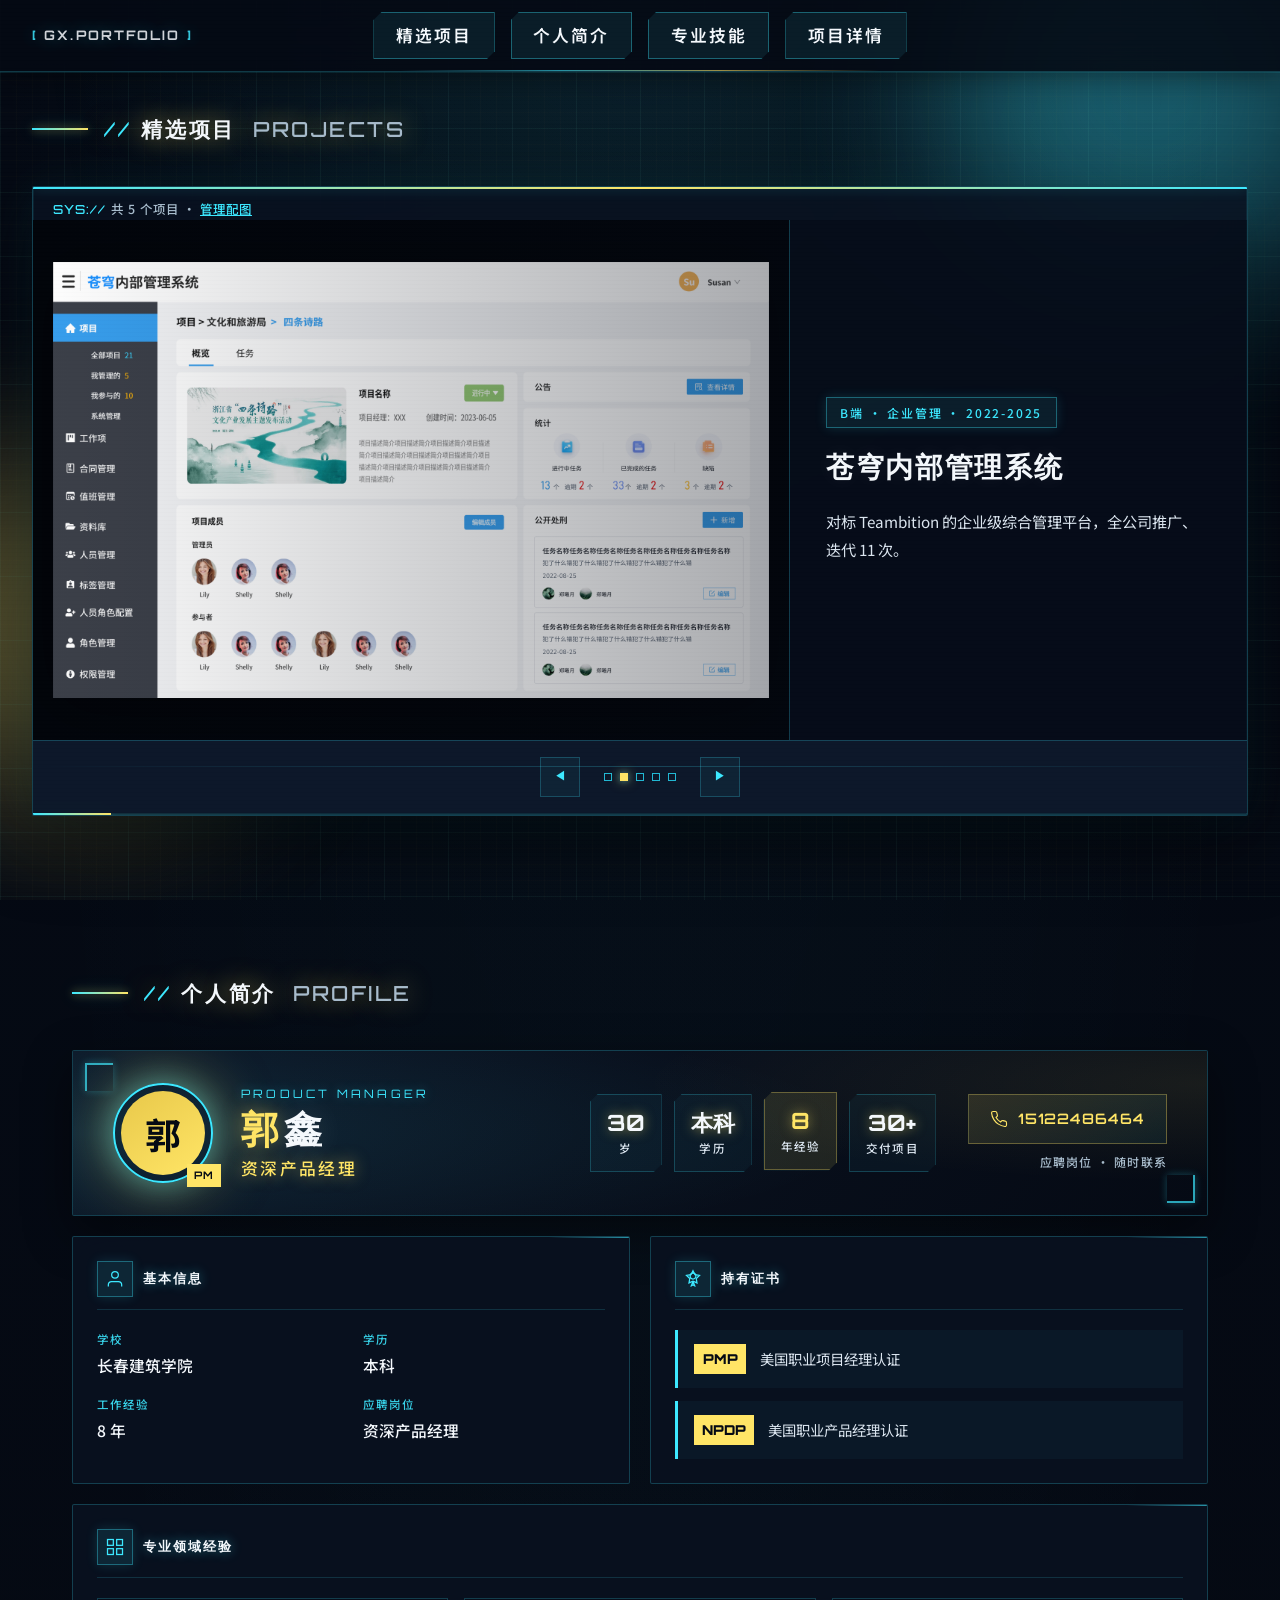
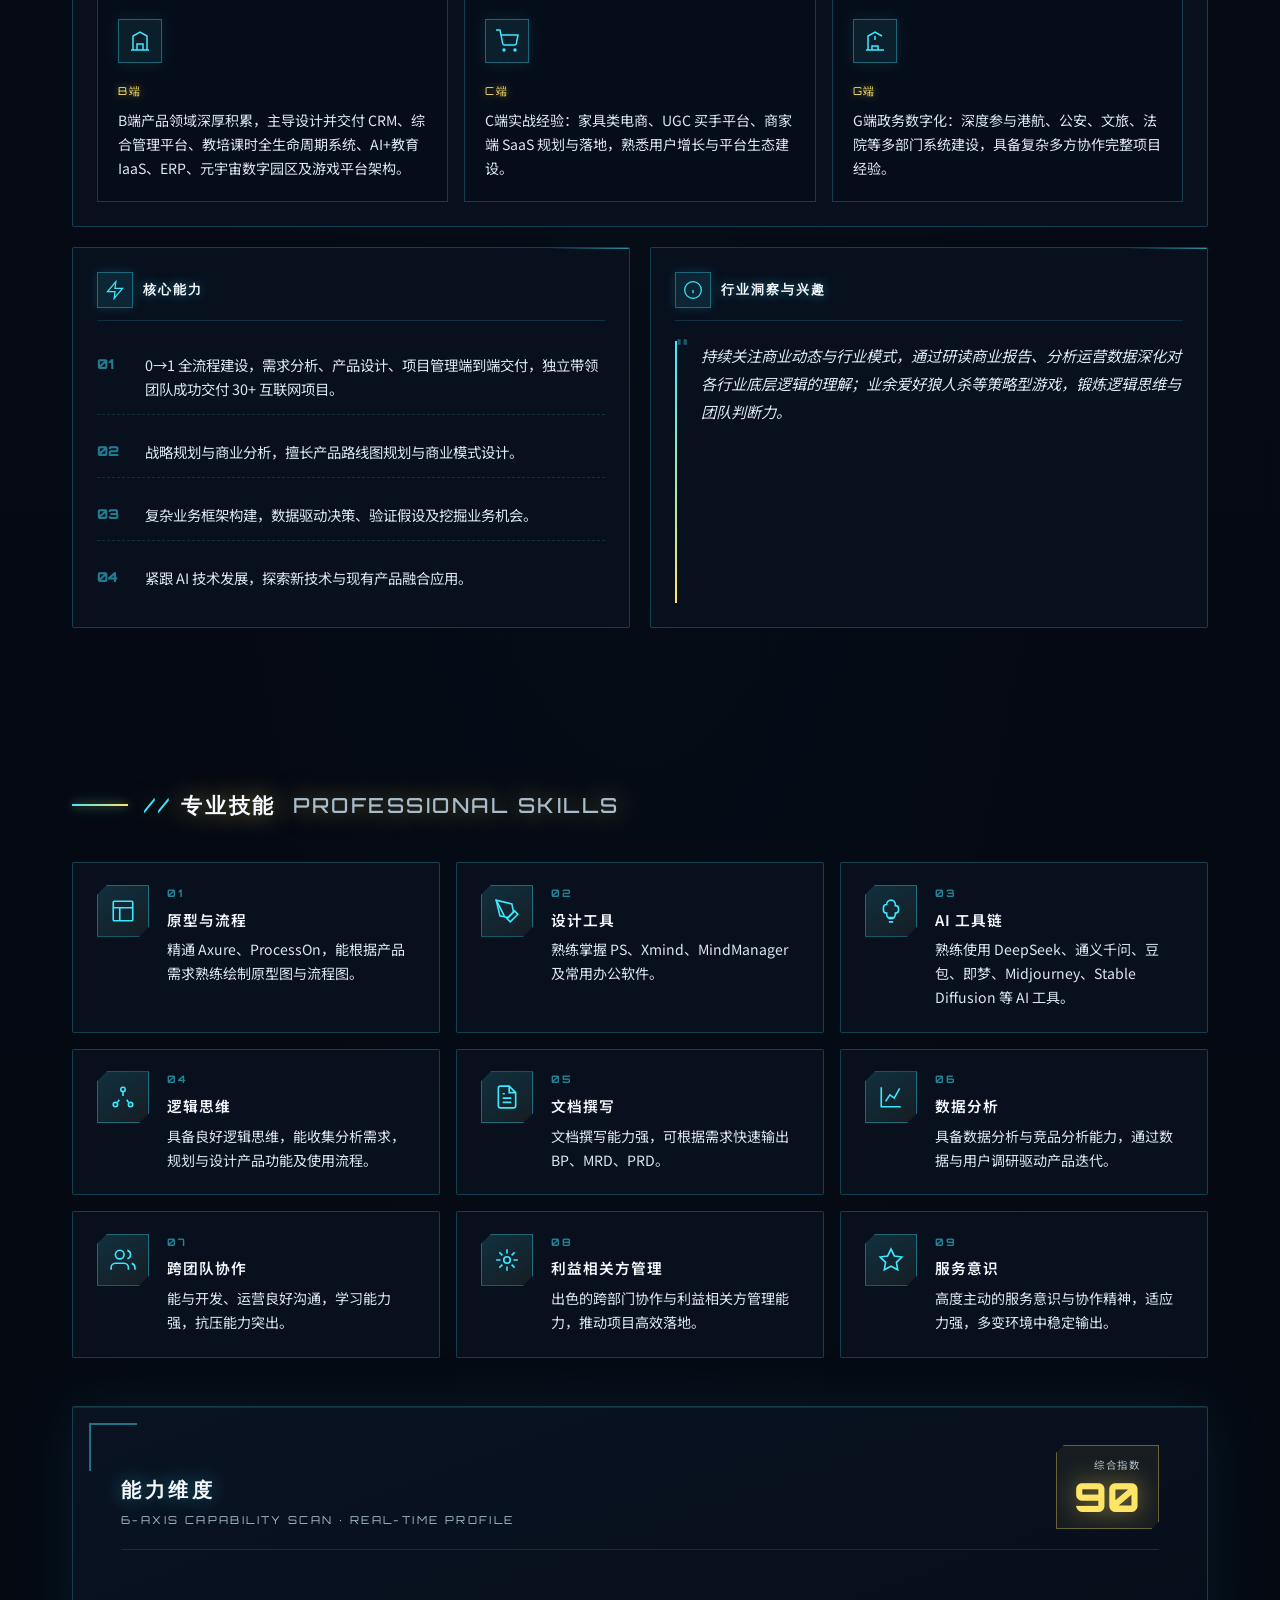
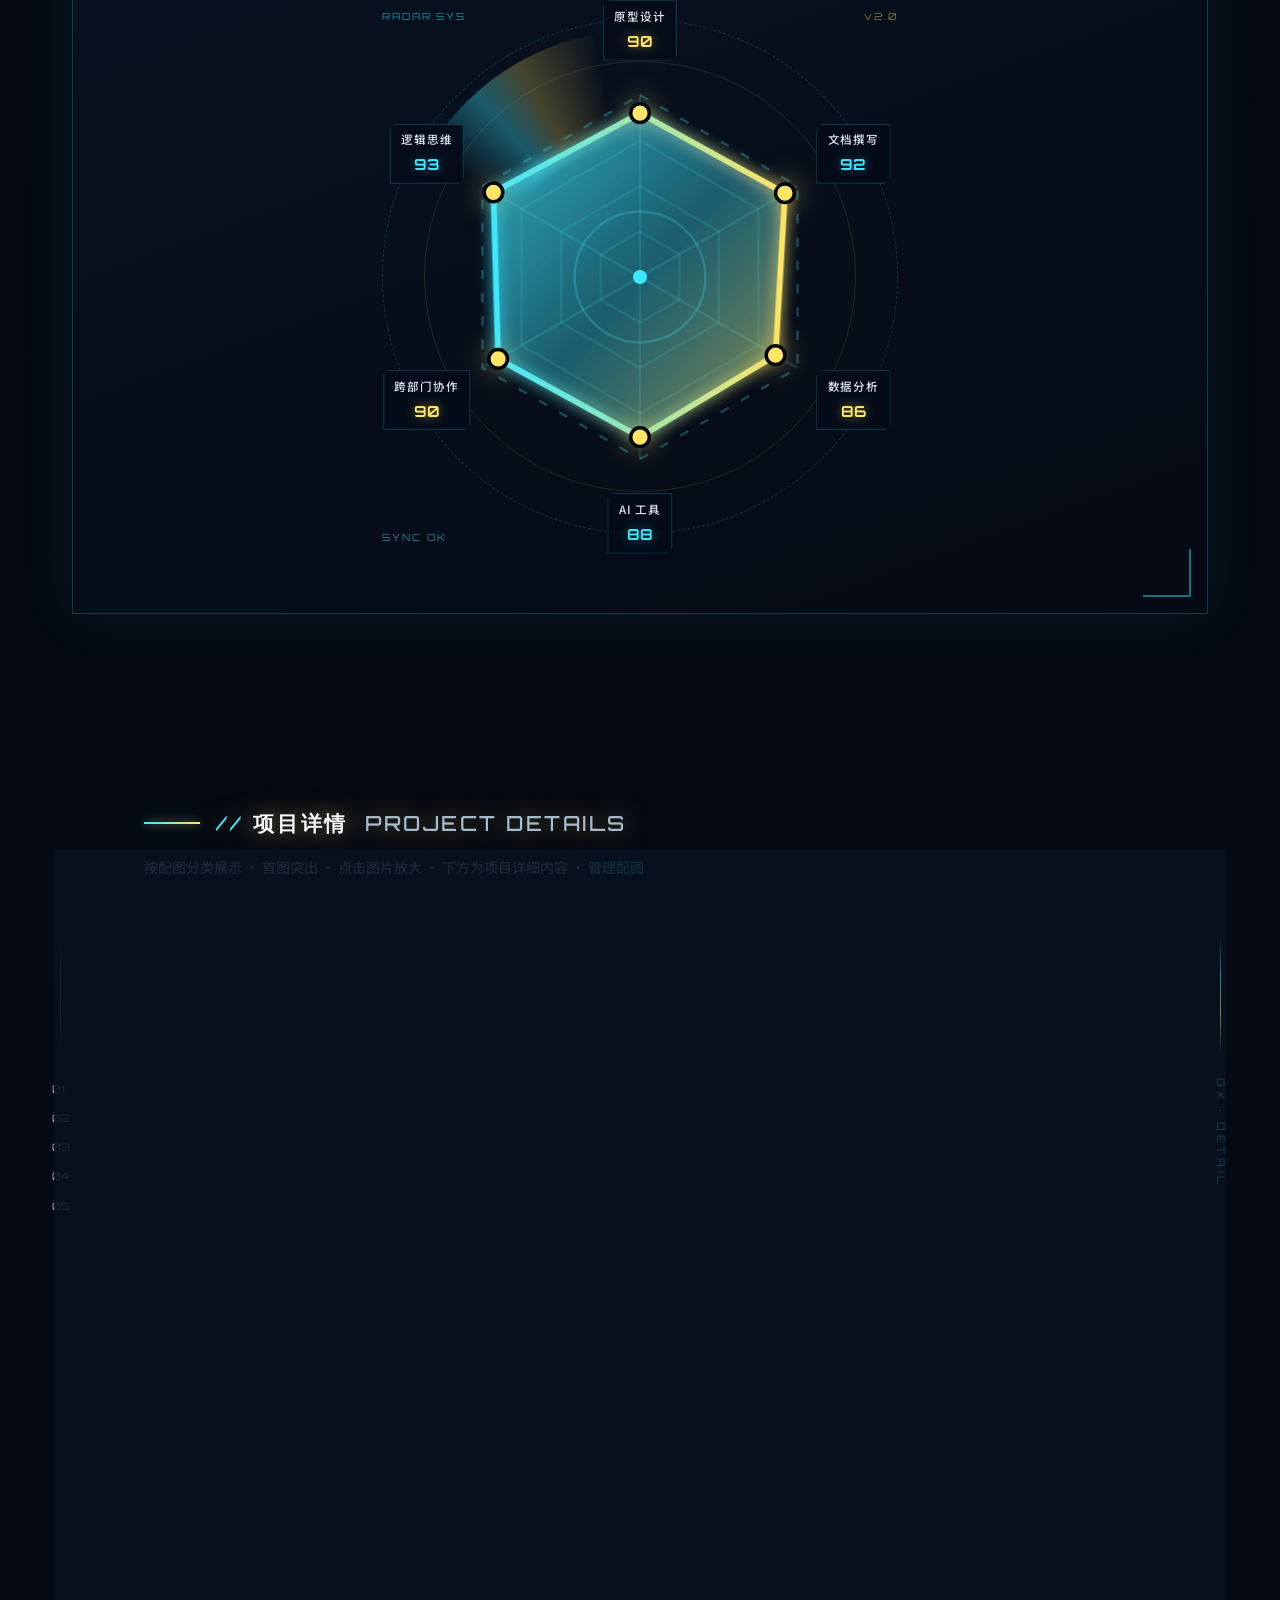
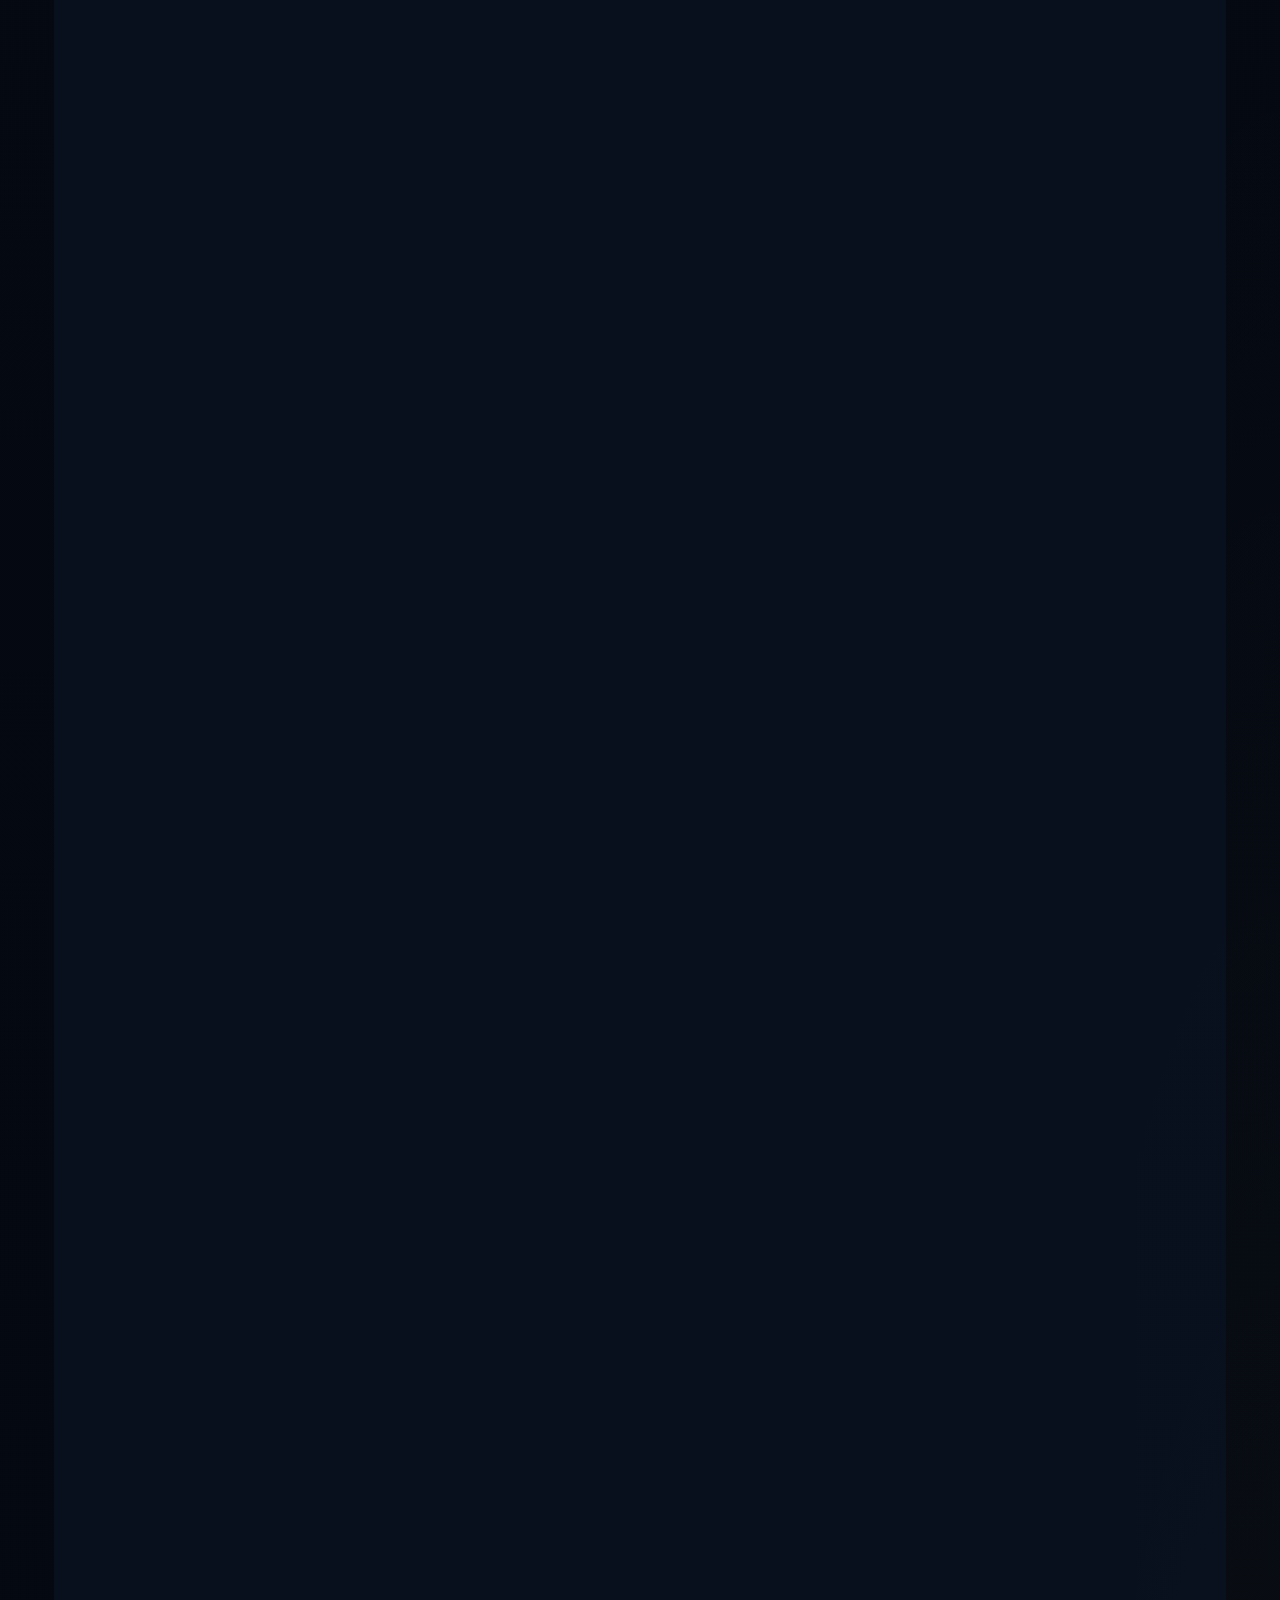
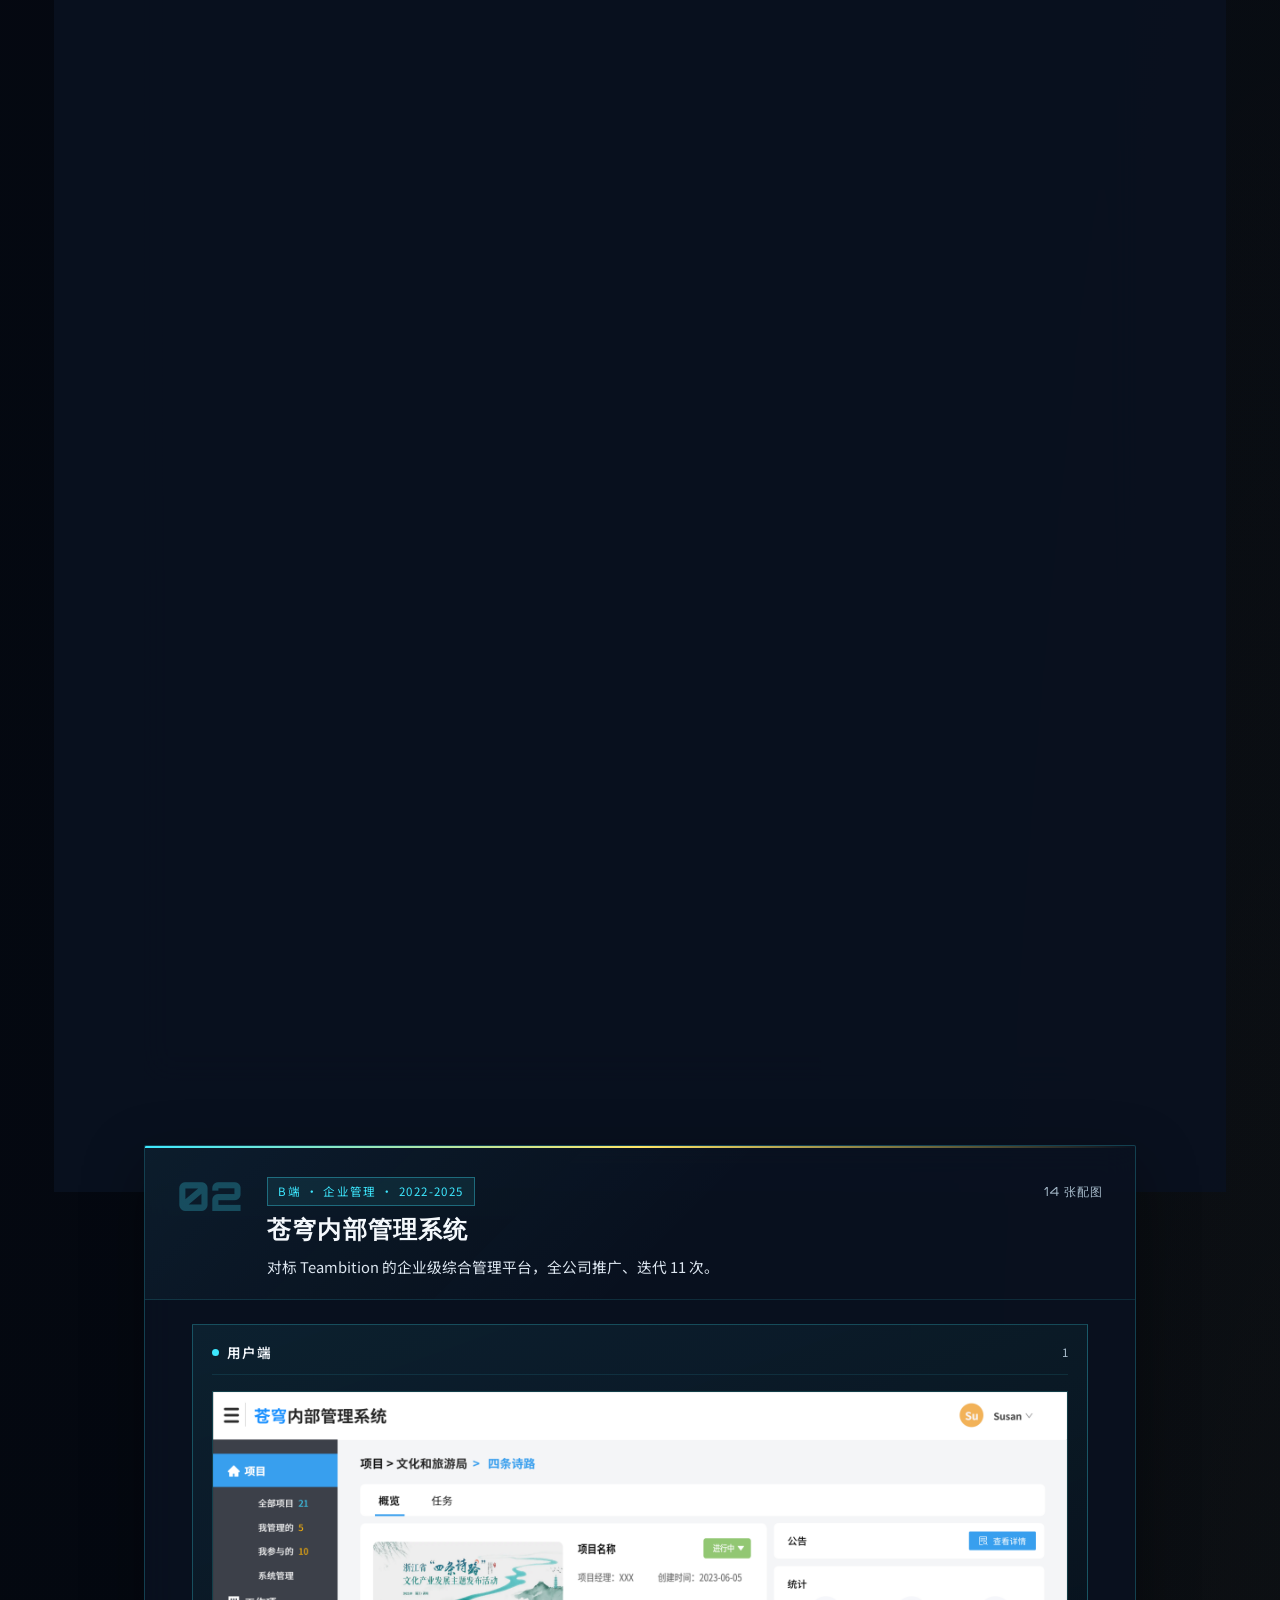
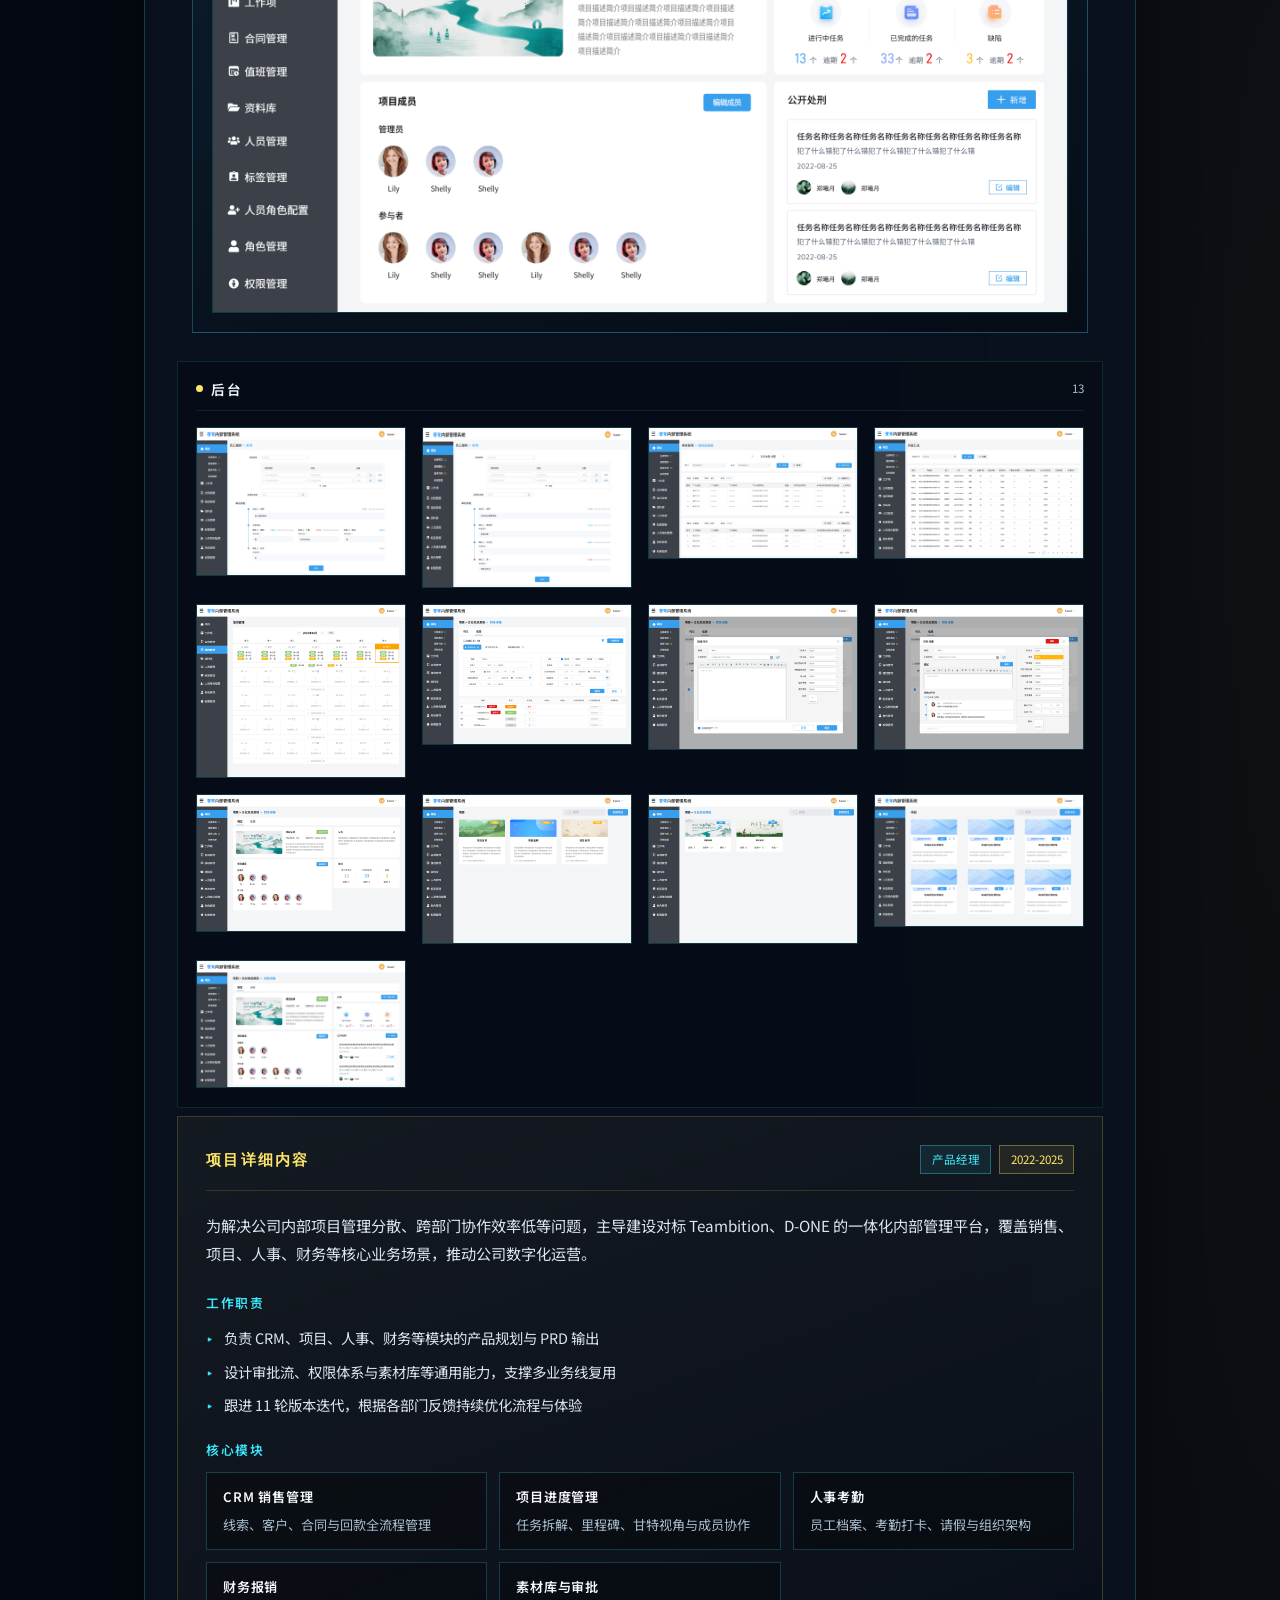
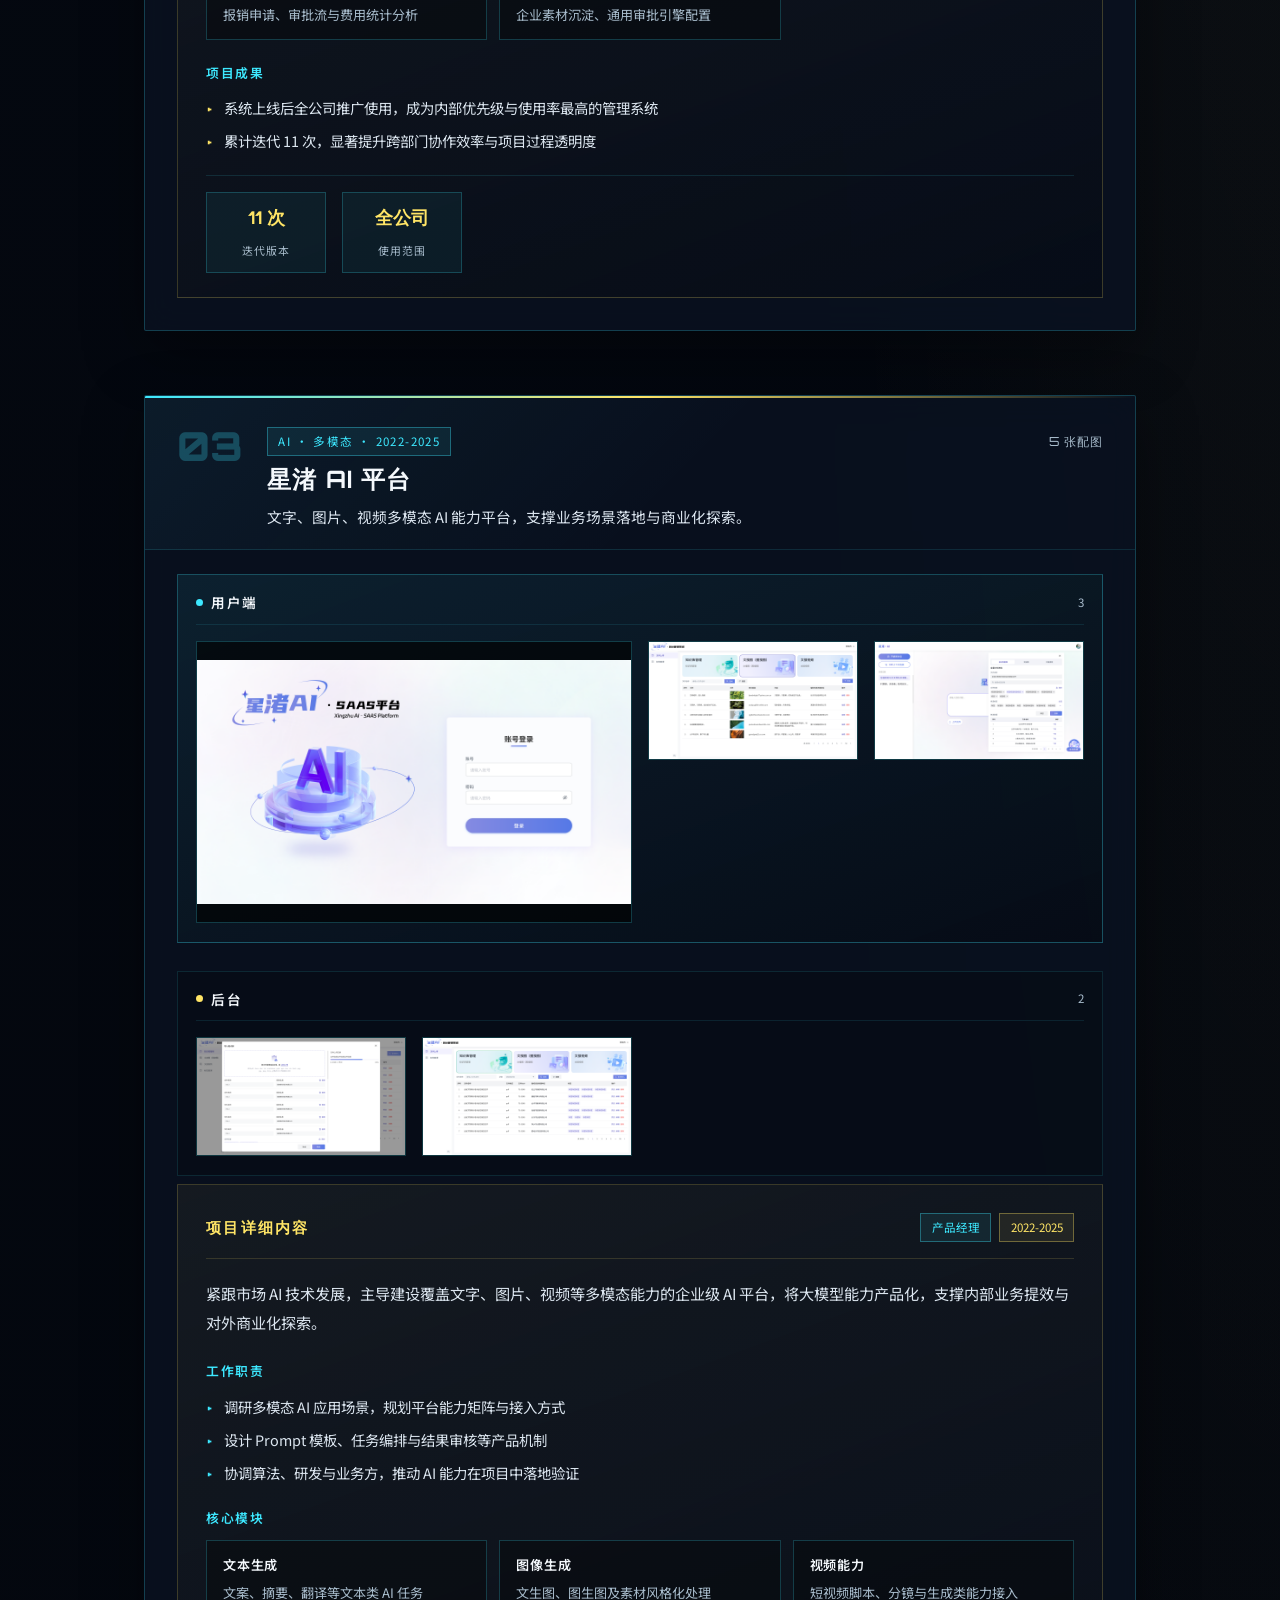
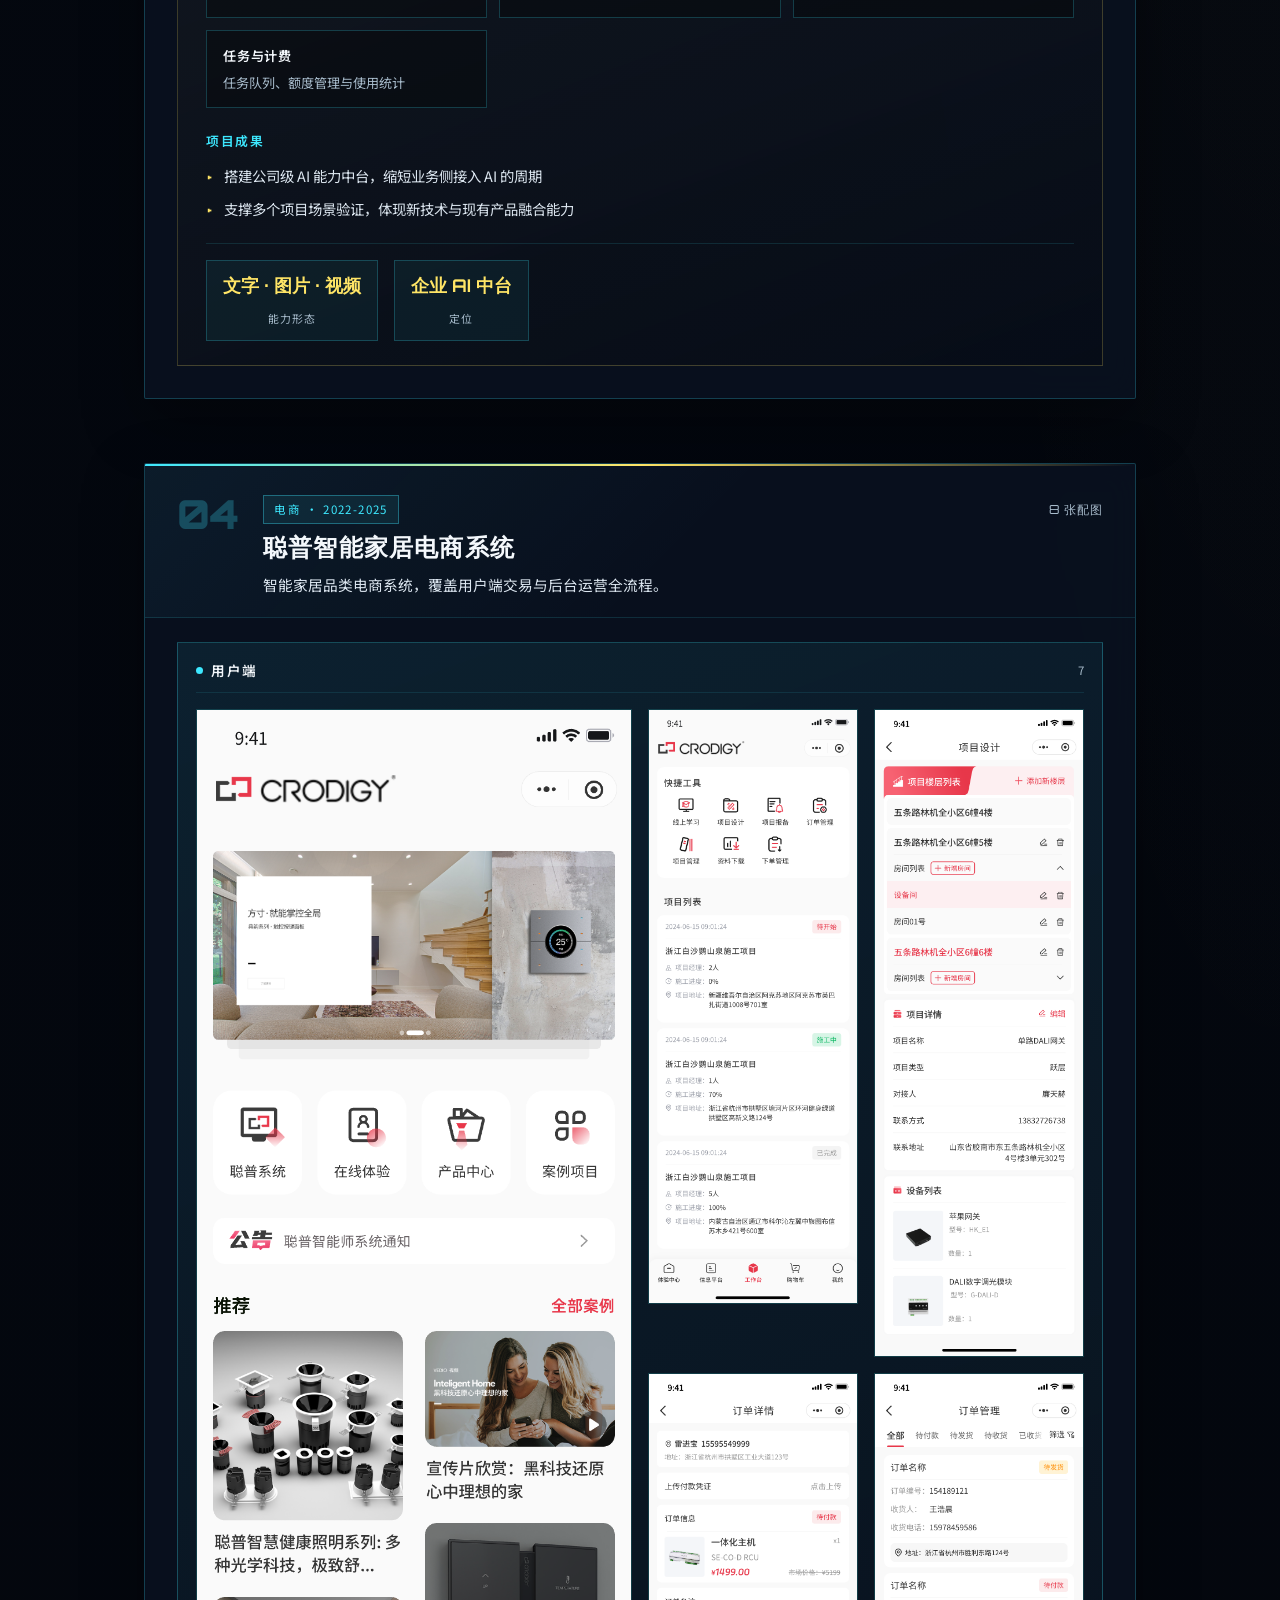
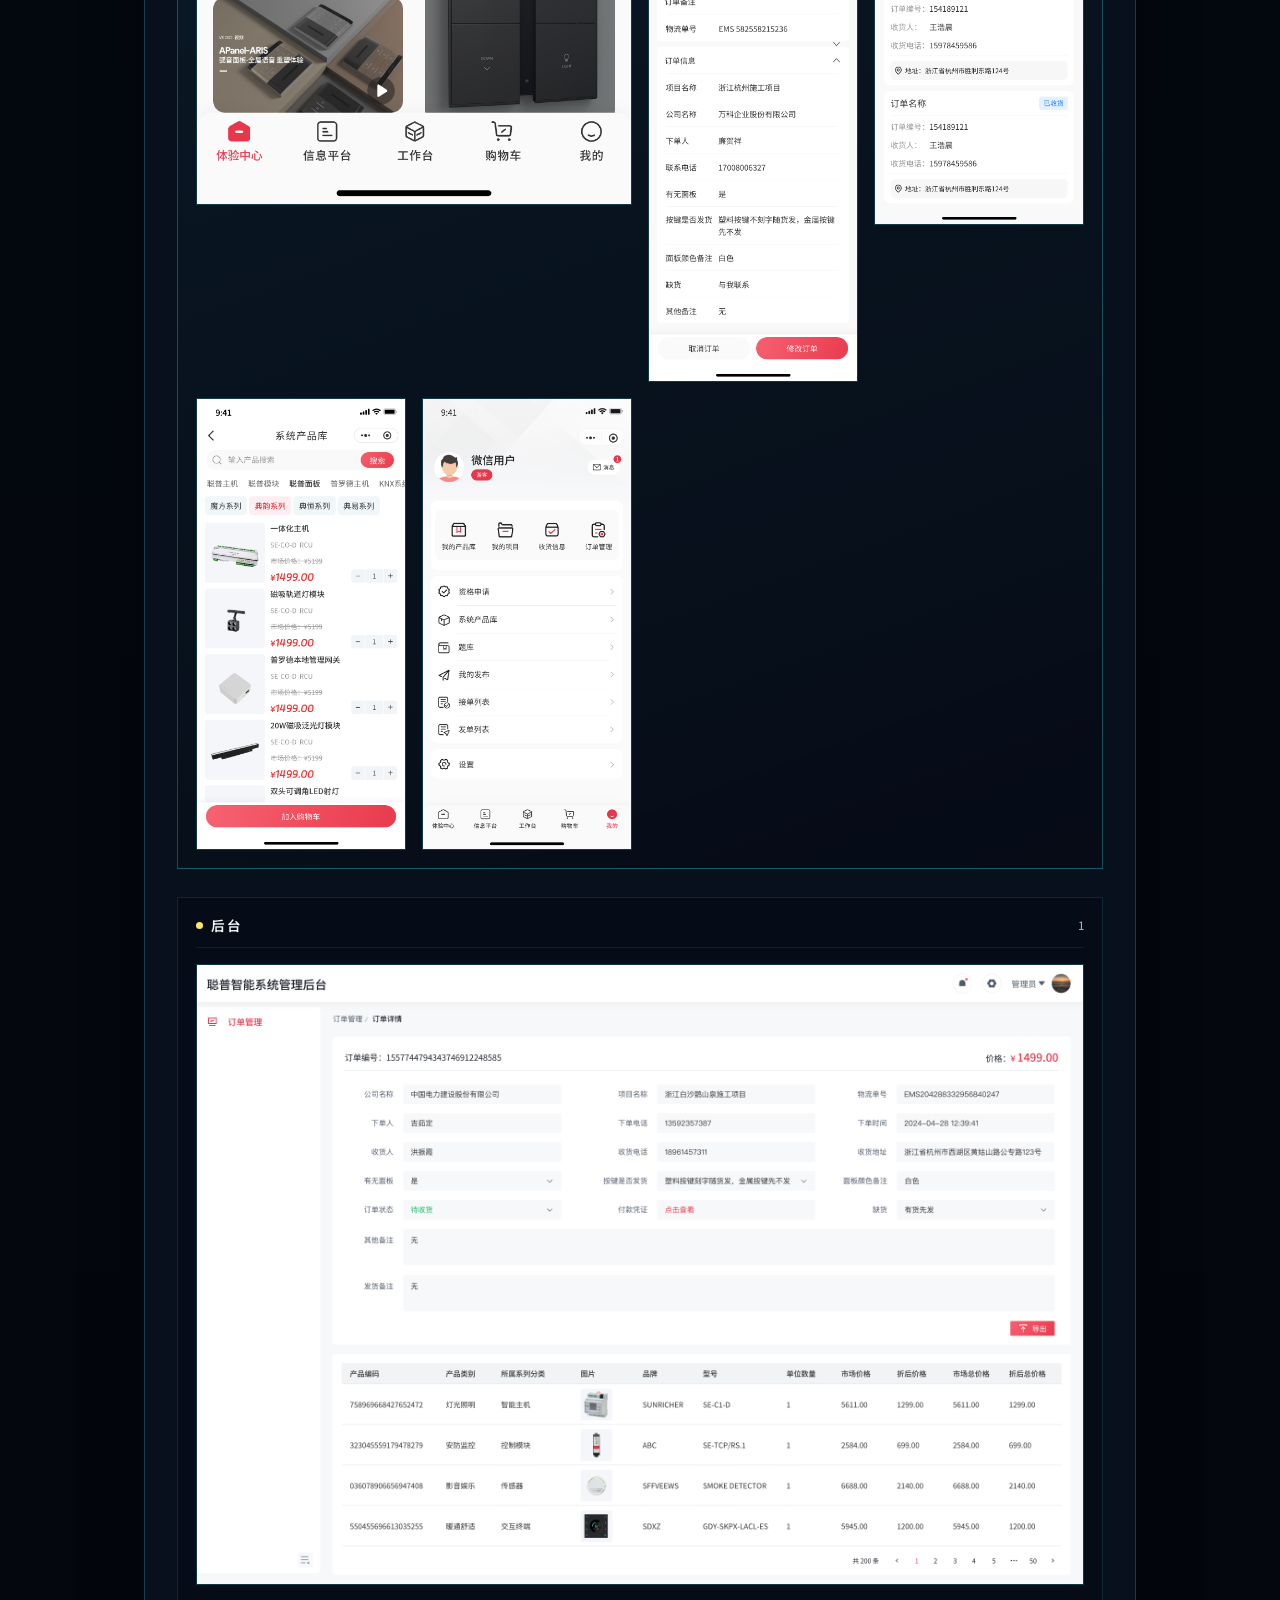
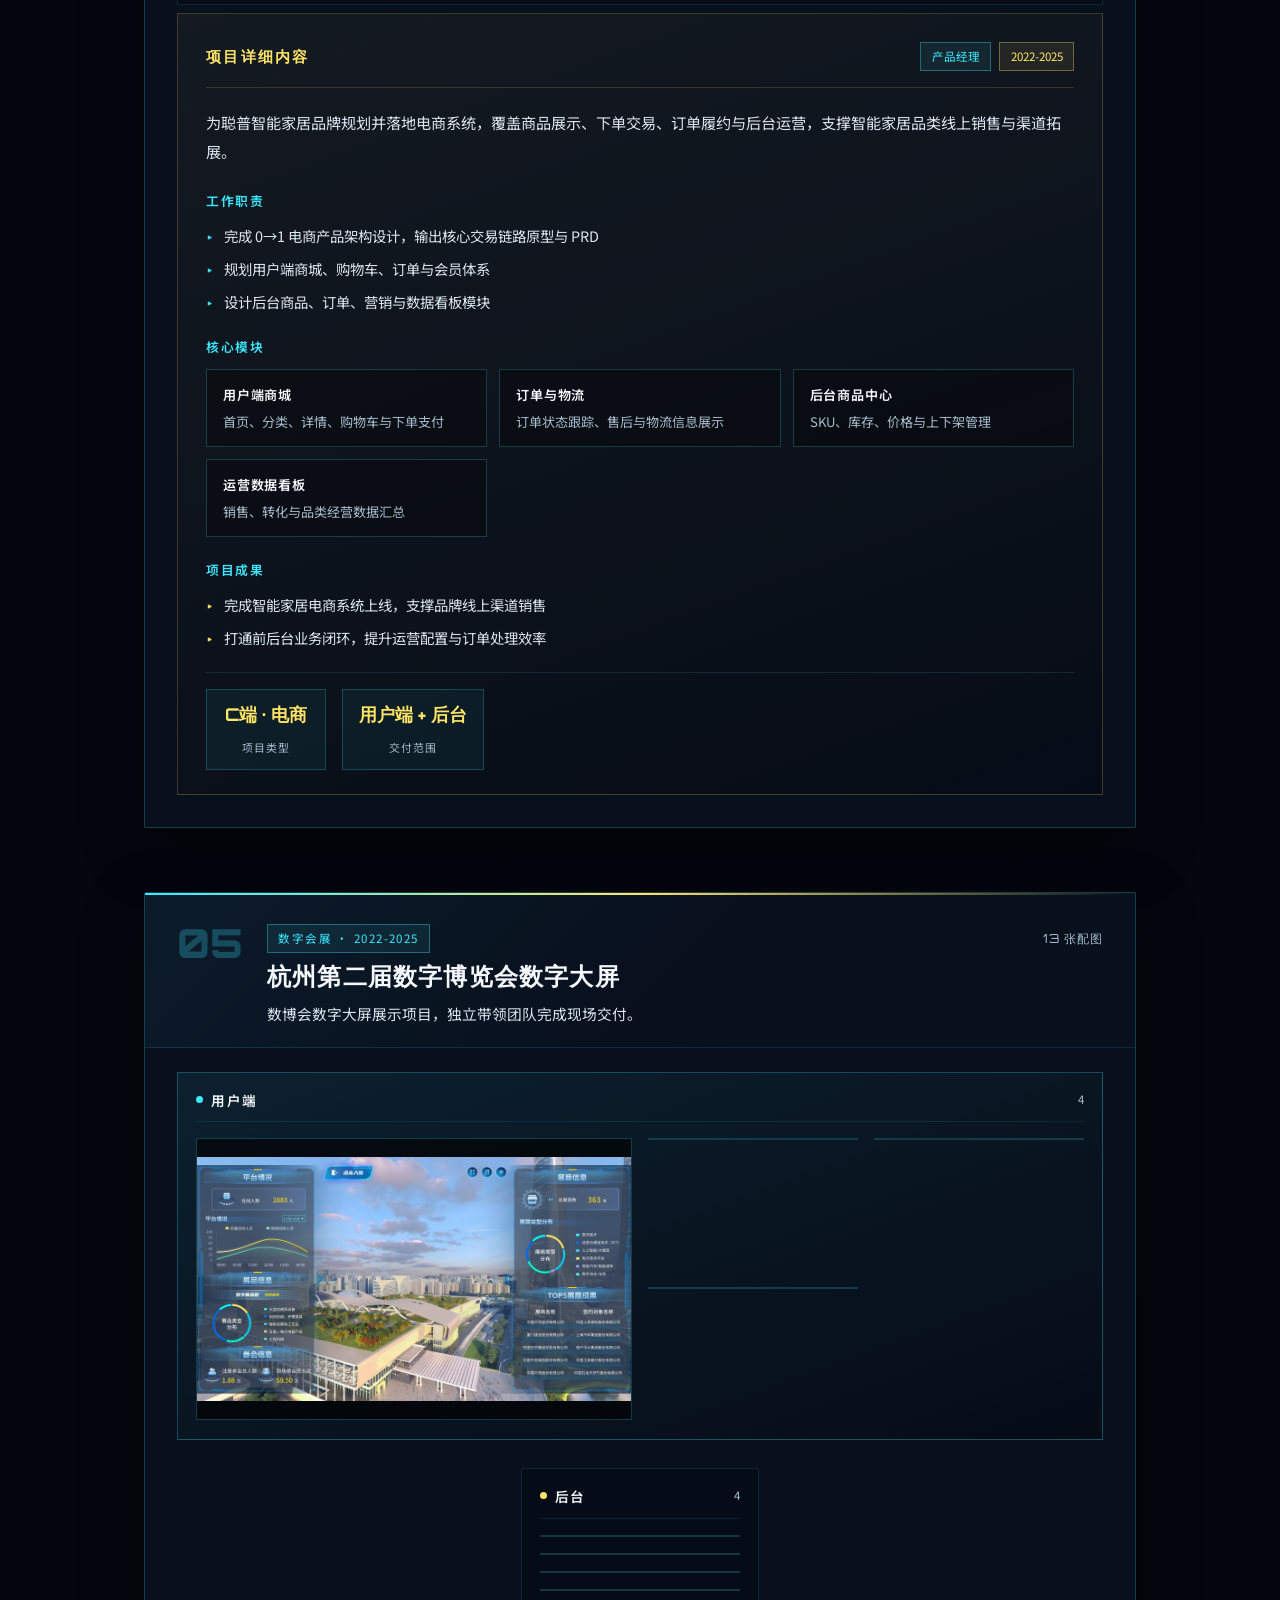
<file: index.html>
<!DOCTYPE html>
<html lang="zh-CN">
<head>
  <meta charset="UTF-8" />
  <meta name="viewport" content="width=device-width, initial-scale=1.0" />
  <title>郭鑫 · 资深产品经理作品集</title>
  <link rel="preconnect" href="https://fonts.googleapis.com" />
  <link rel="preconnect" href="https://fonts.gstatic.com" crossorigin />
  <link href="https://fonts.googleapis.com/css2?family=Orbitron:wght@500;700;900&family=Noto+Sans+SC:wght@400;500;600;700&display=swap" rel="stylesheet" />
  <link rel="stylesheet" href="styles.css" />
</head>
<body>
  <div class="tech-ambient" aria-hidden="true">
    <div class="orb orb-cyan"></div>
    <div class="orb orb-amber"></div>
  </div>
  <div class="grid-bg" aria-hidden="true"></div>
  <div class="grid-glow" aria-hidden="true"></div>
  <div class="scanline" aria-hidden="true"></div>

  <header class="site-header">
    <div class="logo">
      <span class="logo-bracket">[</span>
      <span class="logo-text">GX.PORTFOLIO</span>
      <span class="logo-bracket">]</span>
    </div>
    <nav class="nav" aria-label="页面导览">
      <a href="#banner" class="nav-link">精选项目</a>
      <a href="#profile" class="nav-link">个人简介</a>
      <a href="#skills" class="nav-link">专业技能</a>
      <a href="#project-details" class="nav-link">项目详情</a>
    </nav>
  </header>

  <!-- Banner 轮播 -->
  <section id="banner" class="banner-section">
    <div class="section-label">
      <span class="label-line"></span>
      <h2>精选项目 <span class="en">PROJECTS</span></h2>
    </div>
    <div class="carousel" role="region" aria-label="项目展示轮播">
      <p class="data-source" id="dataSource"></p>
      <div class="carousel-track" id="carouselTrack"></div>
      <div class="carousel-controls">
        <button type="button" class="ctrl-btn" id="prevBtn" aria-label="上一张">◀</button>
        <div class="carousel-dots" id="carouselDots" role="tablist"></div>
        <button type="button" class="ctrl-btn" id="nextBtn" aria-label="下一张">▶</button>
      </div>
      <div class="carousel-timer">
        <span class="timer-bar" id="timerBar"></span>
      </div>
    </div>
  </section>

  <!-- 个人简介 -->
  <section id="profile" class="profile-section">
    <div class="section-label">
      <span class="label-line"></span>
      <h2>个人简介 <span class="en">PROFILE</span></h2>
    </div>

    <div class="profile-layout">
      <header class="profile-hero-panel">
        <div class="hero-panel-bg" aria-hidden="true"></div>
        <div class="hero-panel-grid">
          <div class="hero-identity">
            <div class="avatar-wrap">
              <div class="avatar-ring">
                <div class="avatar">郭</div>
              </div>
              <span class="avatar-tag">PM</span>
            </div>
            <div class="hero-text">
              <p class="hero-label">PRODUCT MANAGER</p>
              <h1 class="name" id="profileName">郭鑫</h1>
              <p class="role" id="profileRole">资深产品经理</p>
            </div>
          </div>
          <div class="hero-stats" id="profileStats"></div>
          <div class="hero-action">
            <a href="tel:15122486464" class="contact-btn" id="profileContact">
              <svg class="btn-icon" viewBox="0 0 24 24" fill="none" stroke="currentColor" stroke-width="1.5"><path d="M22 16.92v3a2 2 0 01-2.18 2 19.79 19.79 0 01-8.63-3.07 19.5 19.5 0 01-6-6 19.79 19.79 0 01-3.07-8.67A2 2 0 014.11 2h3a2 2 0 012 1.72c.127.96.361 1.903.7 2.81a2 2 0 01-.45 2.11L8.09 9.91a16 16 0 006 6l1.27-1.27a2 2 0 012.11-.45c.907.339 1.85.573 2.81.7A2 2 0 0122 16.92z"/></svg>
              <span class="contact-num">15122486464</span>
            </a>
            <p class="hero-hint">应聘岗位 · 随时联系</p>
          </div>
        </div>
      </header>

      <div class="profile-bento">
        <article class="bento-card bento-info">
          <div class="bento-head">
            <span class="bento-icon" aria-hidden="true">
              <svg viewBox="0 0 24 24" fill="none" stroke="currentColor" stroke-width="1.5"><path d="M20 21v-2a4 4 0 00-4-4H8a4 4 0 00-4 4v2"/><circle cx="12" cy="7" r="4"/></svg>
            </span>
            <h3>基本信息</h3>
          </div>
          <dl class="info-grid" id="profileInfo"></dl>
        </article>

        <article class="bento-card bento-certs">
          <div class="bento-head">
            <span class="bento-icon" aria-hidden="true">
              <svg viewBox="0 0 24 24" fill="none" stroke="currentColor" stroke-width="1.5"><path d="M12 15l-2 5 2-1 2 1-2-5M8.5 8.5a3.5 3.5 0 117 0 3.5 3.5 0 01-7 0z"/><path d="M12 2l2.4 4.8 5.4.8-3.9 3.8.9 5.3L12 14.5 7.2 16.7l.9-5.3L4.2 7.6l5.4-.8L12 2z"/></svg>
            </span>
            <h3>持有证书</h3>
          </div>
          <ul class="cert-pills" id="profileCerts"></ul>
        </article>

        <article class="bento-card bento-domain">
          <div class="bento-head">
            <span class="bento-icon" aria-hidden="true">
              <svg viewBox="0 0 24 24" fill="none" stroke="currentColor" stroke-width="1.5"><rect x="3" y="3" width="7" height="7"/><rect x="14" y="3" width="7" height="7"/><rect x="3" y="14" width="7" height="7"/><rect x="14" y="14" width="7" height="7"/></svg>
            </span>
            <h3>专业领域经验</h3>
          </div>
          <div class="domain-cards" id="profileDomain"></div>
        </article>

        <article class="bento-card bento-ability">
          <div class="bento-head">
            <span class="bento-icon" aria-hidden="true">
              <svg viewBox="0 0 24 24" fill="none" stroke="currentColor" stroke-width="1.5"><path d="M13 2L3 14h9l-1 8 10-12h-9l1-8z"/></svg>
            </span>
            <h3>核心能力</h3>
          </div>
          <ul class="ability-steps" id="profileAbilities"></ul>
        </article>

        <article class="bento-card bento-insight">
          <div class="bento-head">
            <span class="bento-icon" aria-hidden="true">
              <svg viewBox="0 0 24 24" fill="none" stroke="currentColor" stroke-width="1.5"><circle cx="12" cy="12" r="10"/><path d="M12 16v-4M12 8h.01"/></svg>
            </span>
            <h3>行业洞察与兴趣</h3>
          </div>
          <blockquote class="insight-quote" id="profileInsights"></blockquote>
        </article>
      </div>
    </div>
  </section>

  <!-- 专业技能 -->
  <section id="skills" class="skills-section">
    <div class="section-label">
      <span class="label-line"></span>
      <h2>专业技能 <span class="en">PROFESSIONAL SKILLS</span></h2>
    </div>
    <div class="skills-grid" id="skillsGrid"></div>
    <div class="skills-radar-wrap">
      <div class="radar-header">
        <div class="radar-header-text">
          <h3 class="radar-title">能力维度</h3>
          <p class="radar-sub">6-AXIS CAPABILITY SCAN · REAL-TIME PROFILE</p>
        </div>
        <div class="radar-header-stat" id="radarAvgStat" aria-live="polite">
          <span class="radar-avg-label">综合指数</span>
          <span class="radar-avg-value" id="radarAvgValue">--</span>
        </div>
      </div>
      <div class="radar-stage">
        <div class="radar-chart" id="radarChart" role="img" aria-label="六维能力雷达图">
          <span class="radar-hud radar-hud-tl">RADAR.SYS</span>
          <span class="radar-hud radar-hud-tr">v2.0</span>
          <span class="radar-hud radar-hud-bl" id="radarHudStatus">SCANNING</span>
          <div class="radar-scan-sweep" aria-hidden="true"></div>
          <div class="radar-orbit" aria-hidden="true"></div>
          <svg viewBox="0 0 240 240" class="radar-svg" id="radarSvg" aria-hidden="true">
            <defs>
              <linearGradient id="radarFillGrad" x1="0%" y1="0%" x2="100%" y2="100%">
                <stop offset="0%" stop-color="rgba(61,232,255,0.45)" />
                <stop offset="50%" stop-color="rgba(61,232,255,0.2)" />
                <stop offset="100%" stop-color="rgba(255,229,102,0.35)" />
              </linearGradient>
              <linearGradient id="radarStrokeGrad" x1="0%" y1="0%" x2="100%" y2="0%">
                <stop offset="0%" stop-color="#3de8ff" />
                <stop offset="100%" stop-color="#ffe566" />
              </linearGradient>
              <filter id="radarGlow" x="-40%" y="-40%" width="180%" height="180%">
                <feGaussianBlur stdDeviation="3" result="blur" />
                <feMerge>
                  <feMergeNode in="blur" />
                  <feMergeNode in="SourceGraphic" />
                </feMerge>
              </filter>
            </defs>
            <g id="radarGrid"></g>
            <g id="radarAxes"></g>
            <polygon class="radar-fill" id="radarFill" filter="url(#radarGlow)" />
            <g id="radarVerts"></g>
            <circle class="radar-core-pulse" cx="120" cy="120" r="28" />
            <circle class="radar-core" cx="120" cy="120" r="3" />
          </svg>
          <ul class="radar-labels" id="radarLabels"></ul>
        </div>
      </div>
    </div>
  </section>

  <!-- 项目详情 -->
  <section id="project-details" class="project-details-section">
    <div class="details-layout">
      <aside class="details-rail details-rail-left" aria-hidden="true">
        <div class="rail-line"></div>
        <nav class="details-nav" id="detailsNav" aria-label="项目快速导航"></nav>
      </aside>

      <div class="details-main">
        <div class="section-label">
          <span class="label-line"></span>
          <h2>项目详情 <span class="en">PROJECT DETAILS</span></h2>
        </div>
        <p class="details-hint">按配图分类展示 · 首图突出 · 点击图片放大 · 下方为项目详细内容 · <a href="image-admin.html">管理配图</a></p>
        <div class="project-details-list" id="projectDetailsList"></div>
      </div>

      <aside class="details-rail details-rail-right" aria-hidden="true">
        <div class="rail-line"></div>
        <div class="rail-deco">GX · DETAIL</div>
      </aside>
    </div>
  </section>

  <!-- 图片灯箱 -->
  <div class="lightbox" id="lightbox" role="dialog" aria-modal="true" aria-hidden="true">
    <div class="lightbox-backdrop" data-action="close-lightbox"></div>
    <button type="button" class="lightbox-close" data-action="close-lightbox" aria-label="关闭">×</button>
    <button type="button" class="lightbox-nav lightbox-prev" data-action="lightbox-prev" aria-label="上一张">‹</button>
    <button type="button" class="lightbox-nav lightbox-next" data-action="lightbox-next" aria-label="下一张">›</button>
    <div class="lightbox-stage">
      <img class="lightbox-img" id="lightboxImg" alt="" />
    </div>
    <p class="lightbox-caption" id="lightboxCaption"></p>
    <span class="lightbox-counter" id="lightboxCounter"></span>
  </div>

  <footer class="site-footer">
    <p>© 2026 郭鑫 · 产品经理作品集 · <a href="image-admin.html" style="color: var(--cyan); text-decoration: none;">项目配图管理</a></p>
    <p class="footer-sub">GX.PORTFOLIO · BUILT WITH PRECISION</p>
  </footer>

  <script src="resume-data.js"></script>
  <script src="js/image-db.js"></script>
  <script src="icons.js"></script>
  <script src="script.js"></script>
</body>
</html>
</file>
<file: styles.css>
:root {
  --bg: #050a14;
  --bg-deep: #03060c;
  --bg-card: rgba(10, 18, 32, 0.88);
  --bg-elevated: rgba(14, 26, 44, 0.95);
  --yellow: #ffe566;
  --yellow-dim: #e8c84a;
  --cyan: #3de8ff;
  --cyan-dim: #22b8d4;
  --yellow-glow: rgba(255, 229, 102, 0.5);
  --cyan-glow: rgba(61, 232, 255, 0.4);
  --text: #f4f8fc;
  --text-secondary: #dce6f0;
  --text-muted: #a8bccc;
  --border: rgba(61, 232, 255, 0.22);
  --border-warm: rgba(255, 229, 102, 0.3);
  --glass-blur: 16px;
  --radius-tech: 2px;
  --font-display: "Orbitron", sans-serif;
  --font-body: "Noto Sans SC", sans-serif;
  --page-max: 1200px;
  --page-padding: 2rem;
}

*,
*::before,
*::after {
  box-sizing: border-box;
  margin: 0;
  padding: 0;
}

html {
  scroll-behavior: smooth;
}

body {
  font-family: var(--font-body);
  font-weight: 400;
  background: var(--bg-deep);
  background-image: radial-gradient(ellipse 120% 80% at 50% -20%, rgba(61, 232, 255, 0.06), transparent 50%),
    radial-gradient(ellipse 80% 50% at 100% 50%, rgba(255, 229, 102, 0.04), transparent 45%),
    linear-gradient(180deg, var(--bg) 0%, var(--bg-deep) 100%);
  color: var(--text);
  line-height: 1.65;
  overflow-x: hidden;
  -webkit-font-smoothing: antialiased;
  text-rendering: optimizeLegibility;
}

/* 环境光晕 */
.tech-ambient {
  position: fixed;
  inset: 0;
  pointer-events: none;
  z-index: 0;
  overflow: hidden;
}

.orb {
  position: absolute;
  border-radius: 50%;
  filter: blur(80px);
  opacity: 0.35;
  animation: orb-float 12s ease-in-out infinite;
}

.orb-cyan {
  width: 420px;
  height: 420px;
  background: var(--cyan);
  top: -120px;
  right: -80px;
}

.orb-amber {
  width: 360px;
  height: 360px;
  background: var(--yellow);
  bottom: 10%;
  left: -100px;
  animation-delay: -6s;
}

@keyframes orb-float {
  0%, 100% { transform: translate(0, 0) scale(1); }
  50% { transform: translate(20px, -15px) scale(1.05); }
}

/* 背景网格 */
.grid-bg {
  position: fixed;
  inset: 0;
  background-image:
    linear-gradient(rgba(61, 232, 255, 0.04) 1px, transparent 1px),
    linear-gradient(90deg, rgba(61, 232, 255, 0.04) 1px, transparent 1px),
    linear-gradient(rgba(255, 229, 102, 0.02) 1px, transparent 1px),
    linear-gradient(90deg, rgba(255, 229, 102, 0.02) 1px, transparent 1px);
  background-size: 64px 64px, 64px 64px, 16px 16px, 16px 16px;
  pointer-events: none;
  z-index: 0;
}

.grid-glow {
  position: fixed;
  inset: 0;
  background: radial-gradient(circle at 50% 0%, rgba(61, 232, 255, 0.08), transparent 55%);
  pointer-events: none;
  z-index: 0;
}

.scanline {
  position: fixed;
  inset: 0;
  background: repeating-linear-gradient(
    0deg,
    transparent,
    transparent 3px,
    rgba(0, 0, 0, 0.04) 3px,
    rgba(0, 0, 0, 0.04) 4px
  );
  pointer-events: none;
  z-index: 9999;
  opacity: 0.25;
}

/* Header */
.site-header {
  position: fixed;
  top: 0;
  left: 0;
  right: 0;
  z-index: 100;
  display: flex;
  align-items: center;
  justify-content: center;
  min-height: 4.25rem;
  padding: 0.75rem 2rem;
  background: rgba(5, 10, 20, 0.88);
  backdrop-filter: blur(var(--glass-blur));
  border-bottom: 1px solid var(--border);
  box-shadow: 0 4px 30px rgba(0, 0, 0, 0.45), 0 1px 0 rgba(61, 232, 255, 0.15);
}

.site-header::after {
  content: "";
  position: absolute;
  bottom: 0;
  left: 50%;
  transform: translateX(-50%);
  width: min(480px, 60%);
  height: 1px;
  background: linear-gradient(90deg, transparent, var(--cyan), var(--yellow), transparent);
  opacity: 0.6;
}

.logo {
  position: absolute;
  left: 2rem;
  font-family: var(--font-display);
  font-weight: 700;
  font-size: 0.82rem;
  letter-spacing: 0.16em;
  text-shadow: 0 0 16px var(--cyan-glow);
  opacity: 0.85;
}

.logo-bracket {
  color: var(--cyan);
}

.logo-text {
  color: var(--text);
}

.nav {
  display: flex;
  align-items: center;
  justify-content: center;
  flex-wrap: wrap;
  gap: 0.65rem 1rem;
  max-width: 100%;
}

.nav-link {
  display: inline-flex;
  align-items: center;
  justify-content: center;
  min-height: 2.75rem;
  padding: 0.55rem 1.35rem;
  color: var(--text);
  text-decoration: none;
  font-size: 1.05rem;
  font-weight: 600;
  letter-spacing: 0.12em;
  white-space: nowrap;
  border: 1px solid rgba(61, 232, 255, 0.35);
  background: rgba(61, 232, 255, 0.08);
  clip-path: polygon(8px 0, 100% 0, 100% calc(100% - 8px), calc(100% - 8px) 100%, 0 100%, 0 8px);
  transition: color 0.2s, background 0.2s, border-color 0.2s, box-shadow 0.2s, transform 0.2s;
}

.nav-link:hover {
  color: var(--yellow);
  border-color: var(--yellow);
  background: rgba(255, 229, 102, 0.12);
  box-shadow: 0 0 24px rgba(255, 229, 102, 0.25), 0 0 12px rgba(61, 232, 255, 0.15);
  transform: translateY(-2px);
}

.nav-link:active {
  transform: translateY(0);
}

/* Section common */
section {
  position: relative;
  z-index: 1;
  max-width: var(--page-max);
  margin: 0 auto;
  padding: 6rem var(--page-padding) 4rem;
}

.section-label {
  display: flex;
  align-items: center;
  gap: 1rem;
  margin-bottom: 2.5rem;
}

.label-line {
  width: 56px;
  height: 2px;
  background: linear-gradient(90deg, var(--cyan), var(--yellow));
  box-shadow: 0 0 16px var(--cyan-glow), 0 0 8px var(--yellow-glow);
}

.section-label h2 {
  font-family: var(--font-display);
  font-size: 1.3rem;
  font-weight: 700;
  letter-spacing: 0.14em;
  color: var(--text);
  text-shadow: 0 0 24px var(--yellow-glow);
}

.section-label h2::before {
  content: "// ";
  color: var(--cyan);
  font-weight: 500;
}

.section-label .en {
  color: var(--text-muted);
  font-weight: 500;
  margin-left: 0.5rem;
  letter-spacing: 0.12em;
}

/* Banner */
.banner-section {
  padding-top: 7rem;
  max-width: 1400px;
}

.carousel {
  position: relative;
  background: var(--bg-card);
  border: 1px solid var(--border);
  border-radius: var(--radius-tech);
  overflow: hidden;
  backdrop-filter: blur(var(--glass-blur));
  box-shadow: 0 0 0 1px rgba(61, 232, 255, 0.08) inset,
    0 24px 72px rgba(0, 0, 0, 0.55),
    0 0 48px rgba(61, 232, 255, 0.08);
}

.data-source {
  font-size: 0.78rem;
  color: var(--text-muted);
  font-weight: 500;
  letter-spacing: 0.08em;
  padding: 0.75rem 1.25rem 0;
  margin: 0;
}

.data-source::before {
  content: "SYS:// ";
  color: var(--cyan);
  font-family: var(--font-display);
}

.carousel::before {
  content: "";
  position: absolute;
  top: 0;
  left: 0;
  right: 0;
  height: 2px;
  background: linear-gradient(90deg, var(--cyan), var(--yellow), var(--cyan));
  z-index: 2;
  box-shadow: 0 0 12px var(--cyan-glow);
}

.carousel::after {
  content: "";
  position: absolute;
  bottom: 48px;
  left: 0;
  right: 0;
  height: 1px;
  background: linear-gradient(90deg, transparent, var(--border), transparent);
  z-index: 2;
  pointer-events: none;
}

.carousel-track {
  position: relative;
  min-height: 520px;
}

.slide {
  position: absolute;
  inset: 0;
  display: grid;
  grid-template-columns: 1.65fr 1fr;
  gap: 0;
  opacity: 0;
  visibility: hidden;
  transform: translateX(30px);
  transition: opacity 0.6s ease, transform 0.6s ease, visibility 0.6s;
}

.slide.active {
  position: relative;
  opacity: 1;
  visibility: visible;
  transform: translateX(0);
}

.slide-visual {
  display: flex;
  align-items: center;
  justify-content: center;
  min-height: 520px;
  position: relative;
  overflow: hidden;
}

.slide-visual.has-image {
  background: #03060c;
}

.slide-visual.has-image .slide-img {
  position: absolute;
  inset: 1.25rem;
  width: calc(100% - 2.5rem);
  height: calc(100% - 2.5rem);
  object-fit: contain;
  object-position: center center;
  z-index: 0;
  filter: drop-shadow(0 8px 32px rgba(0, 0, 0, 0.45));
}

.slide-visual.has-image .slide-icon-fallback {
  position: relative;
  z-index: 1;
}

.slide-visual::after {
  content: "";
  position: absolute;
  inset: 0;
  z-index: 1;
  background: linear-gradient(135deg, rgba(61, 232, 255, 0.12) 0%, transparent 45%, rgba(5, 10, 20, 0.5) 100%),
    linear-gradient(0deg, rgba(5, 10, 20, 0.85) 0%, transparent 40%);
  pointer-events: none;
}

.slide-visual.has-image::after {
  background: linear-gradient(90deg, transparent 0%, rgba(5, 10, 20, 0.35) 100%);
}

.slide-visual.has-image::before {
  display: none;
}

.slide-visual:not(.has-image)::before {
  content: "";
  position: absolute;
  inset: 20%;
  border: 1px solid rgba(61, 232, 255, 0.15);
  transform: rotate(45deg);
  pointer-events: none;
}

.slide-visual-1 { background: linear-gradient(160deg, #0f1a2e 0%, #050a14 100%); }
.slide-visual-2 { background: linear-gradient(160deg, #0d1828 0%, #050a14 100%); }
.slide-visual-3 { background: linear-gradient(160deg, #122030 0%, #050a14 100%); }
.slide-visual-4 { background: linear-gradient(160deg, #0a1c22 0%, #050a14 100%); }
.slide-visual-5 { background: linear-gradient(160deg, #151228 0%, #050a14 100%); }
.slide-visual-6 { background: linear-gradient(160deg, #081a24 0%, #050a14 100%); }

.slide-icon {
  position: relative;
  z-index: 2;
  font-family: var(--font-display);
  font-size: 4rem;
  font-weight: 900;
  color: var(--yellow);
  text-shadow: 0 0 40px var(--yellow-glow), 0 0 80px var(--cyan-glow);
  letter-spacing: 0.2em;
}

.slide-content {
  padding: 2.5rem 2.25rem;
  display: flex;
  flex-direction: column;
  justify-content: center;
  border-left: 1px solid var(--border);
  background: rgba(5, 10, 20, 0.55);
  min-height: 520px;
}

.slide-tag {
  display: inline-block;
  font-size: 0.75rem;
  font-weight: 500;
  letter-spacing: 0.15em;
  color: var(--cyan);
  border: 1px solid rgba(61, 232, 255, 0.35);
  background: rgba(61, 232, 255, 0.08);
  padding: 0.3rem 0.85rem;
  margin-bottom: 1rem;
  width: fit-content;
  box-shadow: 0 0 12px rgba(61, 232, 255, 0.15);
}

.slide-content h3 {
  font-family: var(--font-display);
  font-size: clamp(1.35rem, 2.2vw, 1.75rem);
  font-weight: 700;
  color: var(--text);
  margin-bottom: 1rem;
  letter-spacing: 0.06em;
  text-shadow: 0 0 20px rgba(255, 255, 255, 0.08);
}

.slide-content p {
  color: var(--text-secondary);
  font-size: 0.95rem;
  font-weight: 400;
  line-height: 1.85;
}

.carousel-controls {
  display: flex;
  align-items: center;
  justify-content: center;
  gap: 1.5rem;
  padding: 1rem 1.5rem;
  border-top: 1px solid var(--border);
  background: var(--bg-elevated);
  backdrop-filter: blur(8px);
}

.ctrl-btn {
  width: 40px;
  height: 40px;
  border: 1px solid var(--border);
  background: rgba(61, 232, 255, 0.05);
  color: var(--cyan);
  font-size: 0.75rem;
  cursor: pointer;
  transition: background 0.2s, box-shadow 0.2s, border-color 0.2s, color 0.2s;
}

.ctrl-btn:hover {
  background: rgba(61, 232, 255, 0.15);
  border-color: var(--cyan);
  color: var(--text);
  box-shadow: 0 0 20px var(--cyan-glow);
}

.carousel-dots {
  display: flex;
  flex-wrap: wrap;
  gap: 0.5rem;
  max-width: 70%;
  justify-content: center;
}

.dot-btn {
  width: 8px;
  height: 8px;
  border: 1px solid var(--cyan-dim);
  background: transparent;
  cursor: pointer;
  transition: background 0.2s, transform 0.2s, box-shadow 0.2s;
  padding: 0;
}

.dot-btn.active,
.dot-btn:hover {
  background: var(--yellow);
  border-color: var(--yellow);
  box-shadow: 0 0 12px var(--yellow-glow), 0 0 6px var(--cyan-glow);
}

.carousel-timer {
  height: 2px;
  background: rgba(61, 232, 255, 0.12);
}

.timer-bar {
  display: block;
  height: 100%;
  width: 0%;
  background: linear-gradient(90deg, var(--cyan), var(--yellow));
  box-shadow: 0 0 12px var(--cyan-glow);
  transition: width 0.1s linear;
}

/* Profile — Bento 布局 */
.profile-layout {
  display: flex;
  flex-direction: column;
  gap: 1.25rem;
}

.profile-hero-panel {
  position: relative;
  border: 1px solid var(--border);
  border-radius: var(--radius-tech);
  overflow: hidden;
  background: var(--bg-card);
  backdrop-filter: blur(var(--glass-blur));
  box-shadow: 0 0 0 1px rgba(255, 229, 102, 0.06) inset, 0 16px 48px rgba(0, 0, 0, 0.45);
}

.hero-panel-bg {
  position: absolute;
  inset: 0;
  background:
    radial-gradient(ellipse 70% 80% at 0% 50%, rgba(61, 232, 255, 0.1), transparent),
    radial-gradient(ellipse 50% 60% at 100% 20%, rgba(255, 229, 102, 0.08), transparent),
    linear-gradient(135deg, #0c1525 0%, #050a14 100%);
  pointer-events: none;
}

.hero-panel-bg::before,
.hero-panel-bg::after {
  content: "";
  position: absolute;
  width: 28px;
  height: 28px;
  border-color: var(--cyan);
  border-style: solid;
  opacity: 0.7;
  box-shadow: 0 0 8px var(--cyan-glow);
}

.hero-panel-bg::before {
  top: 12px;
  left: 12px;
  border-width: 2px 0 0 2px;
}

.hero-panel-bg::after {
  bottom: 12px;
  right: 12px;
  border-width: 0 2px 2px 0;
}

.hero-panel-grid {
  position: relative;
  display: grid;
  grid-template-columns: 1fr auto auto;
  align-items: center;
  gap: 2rem;
  padding: 2rem 2.5rem;
}

.hero-identity {
  display: flex;
  align-items: center;
  gap: 1.75rem;
}

.avatar-wrap {
  position: relative;
  flex-shrink: 0;
}

.avatar-ring {
  width: 100px;
  height: 100px;
  border: 2px solid var(--cyan);
  border-radius: 50%;
  display: flex;
  align-items: center;
  justify-content: center;
  box-shadow: 0 0 30px var(--cyan-glow), 0 0 60px var(--yellow-glow);
}

.avatar {
  width: 84px;
  height: 84px;
  border-radius: 50%;
  background: linear-gradient(145deg, var(--yellow-dim), var(--yellow));
  color: var(--bg);
  font-size: 2.25rem;
  font-weight: 700;
  display: flex;
  align-items: center;
  justify-content: center;
}

.avatar-tag {
  position: absolute;
  bottom: -4px;
  right: -8px;
  font-family: var(--font-display);
  font-size: 0.65rem;
  font-weight: 700;
  padding: 0.2rem 0.45rem;
  background: var(--yellow);
  color: var(--bg);
  letter-spacing: 0.08em;
}

.hero-label {
  font-family: var(--font-display);
  font-size: 0.72rem;
  color: var(--cyan);
  letter-spacing: 0.28em;
  margin-bottom: 0.35rem;
  text-shadow: 0 0 12px var(--cyan-glow);
}

.name {
  font-family: var(--font-display);
  font-size: 2.35rem;
  font-weight: 900;
  color: var(--text);
  letter-spacing: 0.12em;
  line-height: 1.1;
  margin-bottom: 0.35rem;
  text-shadow: 0 0 30px rgba(255, 255, 255, 0.12);
}

.name::first-letter {
  color: var(--yellow);
  text-shadow: 0 0 20px var(--yellow-glow);
}

.role {
  color: var(--yellow);
  font-size: 1.05rem;
  font-weight: 500;
  letter-spacing: 0.14em;
  text-shadow: 0 0 16px var(--yellow-glow);
}

.hero-stats {
  display: flex;
  gap: 0.75rem;
  flex-wrap: wrap;
  justify-content: center;
}

.stat-chip {
  display: flex;
  flex-direction: column;
  align-items: center;
  min-width: 72px;
  padding: 0.85rem 1rem;
  background: rgba(61, 232, 255, 0.04);
  border: 1px solid var(--border);
  clip-path: polygon(8px 0, 100% 0, 100% calc(100% - 8px), calc(100% - 8px) 100%, 0 100%, 0 8px);
  transition: border-color 0.2s, transform 0.2s, box-shadow 0.2s;
}

.stat-chip:hover,
.stat-chip.highlight {
  border-color: var(--cyan);
  transform: translateY(-2px);
  box-shadow: 0 0 20px var(--cyan-glow);
}

.stat-chip.highlight {
  background: rgba(255, 229, 102, 0.1);
  border-color: var(--border-warm);
}

.stat-value {
  font-family: var(--font-display);
  font-size: 1.4rem;
  font-weight: 700;
  color: var(--text);
  line-height: 1.2;
  text-shadow: 0 0 12px var(--yellow-glow);
}

.stat-chip.highlight .stat-value {
  color: var(--yellow);
}

.stat-label {
  font-size: 0.72rem;
  color: var(--text-secondary);
  font-weight: 500;
  letter-spacing: 0.1em;
  margin-top: 0.2rem;
}

.hero-action {
  text-align: right;
}

.contact-btn {
  display: inline-flex;
  align-items: center;
  gap: 0.6rem;
  padding: 0.75rem 1.35rem;
  border: 1px solid var(--border-warm);
  color: var(--yellow);
  text-decoration: none;
  font-family: var(--font-display);
  font-size: 0.9rem;
  font-weight: 600;
  letter-spacing: 0.06em;
  background: linear-gradient(135deg, rgba(255, 229, 102, 0.12), rgba(61, 232, 255, 0.06));
  transition: background 0.2s, color 0.2s, box-shadow 0.2s, border-color 0.2s;
}

.contact-btn .btn-icon {
  width: 18px;
  height: 18px;
}

.contact-btn:hover {
  background: linear-gradient(135deg, var(--yellow), var(--cyan-dim));
  color: var(--bg-deep);
  border-color: transparent;
  box-shadow: 0 0 28px var(--yellow-glow), 0 0 16px var(--cyan-glow);
}

.hero-hint {
  margin-top: 0.5rem;
  font-size: 0.75rem;
  color: var(--text-muted);
  font-weight: 500;
  letter-spacing: 0.1em;
}

.profile-bento {
  display: grid;
  grid-template-columns: 1fr 1fr;
  grid-template-areas:
    "info certs"
    "domain domain"
    "ability insight";
  gap: 1.25rem;
}

.bento-card {
  background: var(--bg-card);
  border: 1px solid var(--border);
  border-radius: var(--radius-tech);
  padding: 1.5rem;
  position: relative;
  overflow: hidden;
  backdrop-filter: blur(var(--glass-blur));
  transition: border-color 0.25s, box-shadow 0.25s;
}

.bento-card::before {
  content: "";
  position: absolute;
  top: 0;
  left: 0;
  width: 3px;
  height: 100%;
  background: linear-gradient(180deg, var(--cyan), var(--yellow));
  opacity: 0;
  transition: opacity 0.25s;
}

.bento-card::after {
  content: "";
  position: absolute;
  top: 0;
  right: 0;
  width: 80px;
  height: 1px;
  background: linear-gradient(90deg, transparent, var(--cyan));
  opacity: 0.6;
}

.bento-card:hover {
  border-color: rgba(61, 232, 255, 0.45);
  box-shadow: 0 12px 40px rgba(0, 0, 0, 0.4), 0 0 24px rgba(61, 232, 255, 0.08);
}

.bento-card:hover::before {
  opacity: 1;
}

.bento-info { grid-area: info; }
.bento-certs { grid-area: certs; }
.bento-domain { grid-area: domain; }
.bento-ability { grid-area: ability; }
.bento-insight { grid-area: insight; }

.bento-head {
  display: flex;
  align-items: center;
  gap: 0.65rem;
  margin-bottom: 1.25rem;
  padding-bottom: 0.75rem;
  border-bottom: 1px solid rgba(61, 232, 255, 0.15);
}

.bento-head h3 {
  font-family: var(--font-display);
  font-size: 0.82rem;
  color: var(--text);
  letter-spacing: 0.15em;
  font-weight: 700;
  text-shadow: 0 0 12px var(--cyan-glow);
}

.bento-icon {
  width: 36px;
  height: 36px;
  display: flex;
  align-items: center;
  justify-content: center;
  background: rgba(61, 232, 255, 0.1);
  border: 1px solid rgba(61, 232, 255, 0.35);
  color: var(--cyan);
  box-shadow: 0 0 12px rgba(61, 232, 255, 0.15);
}

.bento-icon svg {
  width: 20px;
  height: 20px;
}

.info-grid {
  display: grid;
  grid-template-columns: 1fr 1fr;
  gap: 1rem 1.5rem;
}

.info-cell dt {
  font-size: 0.72rem;
  color: var(--cyan);
  font-weight: 500;
  letter-spacing: 0.1em;
  margin-bottom: 0.25rem;
  opacity: 0.9;
}

.info-cell dd {
  font-size: 0.98rem;
  color: var(--text);
  font-weight: 500;
}

.cert-pills {
  list-style: none;
  display: flex;
  flex-direction: column;
  gap: 0.85rem;
}

.cert-pill {
  display: flex;
  align-items: center;
  gap: 0.85rem;
  padding: 0.85rem 1rem;
  background: rgba(61, 232, 255, 0.04);
  border-left: 3px solid var(--cyan);
}

.cert-code {
  font-family: var(--font-display);
  font-size: 0.85rem;
  font-weight: 900;
  color: var(--bg);
  background: var(--yellow);
  padding: 0.25rem 0.5rem;
  min-width: 52px;
  text-align: center;
}

.cert-name {
  font-size: 0.9rem;
  color: var(--text-secondary);
  font-weight: 400;
  line-height: 1.45;
}

.domain-cards {
  display: grid;
  grid-template-columns: repeat(3, 1fr);
  gap: 1rem;
}

.domain-card {
  padding: 1.25rem;
  background: rgba(5, 12, 24, 0.6);
  border: 1px solid var(--border);
  position: relative;
  transition: transform 0.2s, border-color 0.2s, box-shadow 0.2s;
}

.domain-card:hover {
  transform: translateY(-3px);
  border-color: var(--cyan);
  box-shadow: 0 8px 24px rgba(61, 232, 255, 0.12);
}

.domain-icon-wrap {
  width: 44px;
  height: 44px;
  display: flex;
  align-items: center;
  justify-content: center;
  margin-bottom: 0.75rem;
  color: var(--cyan);
  border: 1px solid rgba(61, 232, 255, 0.35);
  background: rgba(61, 232, 255, 0.08);
  box-shadow: 0 0 16px rgba(61, 232, 255, 0.1);
}

.domain-icon-wrap svg {
  width: 24px;
  height: 24px;
}

.domain-tag {
  display: inline-block;
  font-family: var(--font-display);
  font-size: 0.68rem;
  letter-spacing: 0.14em;
  color: var(--yellow);
  margin-bottom: 0.5rem;
  text-shadow: 0 0 8px var(--yellow-glow);
}

.domain-card p {
  font-size: 0.88rem;
  color: var(--text-secondary);
  line-height: 1.7;
}

.ability-steps {
  list-style: none;
  display: flex;
  flex-direction: column;
  gap: 0.85rem;
}

.ability-step {
  display: flex;
  gap: 1rem;
  align-items: flex-start;
  padding: 0.75rem 0;
  border-bottom: 1px dashed rgba(61, 232, 255, 0.15);
}

.ability-step:last-child {
  border-bottom: none;
}

.step-index {
  font-family: var(--font-display);
  font-size: 0.85rem;
  font-weight: 900;
  color: rgba(61, 232, 255, 0.5);
  flex-shrink: 0;
  width: 2rem;
}

.ability-step:hover .step-index {
  color: var(--cyan);
  text-shadow: 0 0 10px var(--cyan-glow);
}

.step-text {
  font-size: 0.9rem;
  color: var(--text-secondary);
  line-height: 1.7;
}

.bento-insight {
  display: flex;
  flex-direction: column;
}

.insight-quote {
  flex: 1;
  font-size: 0.95rem;
  color: var(--text-secondary);
  line-height: 1.85;
  font-style: italic;
  position: relative;
  padding-left: 1.5rem;
  border-left: 2px solid;
  border-image: linear-gradient(180deg, var(--cyan), var(--yellow)) 1;
  margin: 0;
}

.quote-mark {
  position: absolute;
  left: -0.15rem;
  top: -0.5rem;
  font-family: var(--font-display);
  font-size: 2.5rem;
  color: rgba(61, 232, 255, 0.35);
  font-style: normal;
  line-height: 1;
}

/* Skills */
.skills-section {
  padding-bottom: 6rem;
}

.skills-grid {
  display: grid;
  grid-template-columns: repeat(auto-fill, minmax(280px, 1fr));
  gap: 1rem;
  margin-bottom: 3rem;
}

.skill-card {
  background: var(--bg-card);
  border: 1px solid var(--border);
  border-radius: var(--radius-tech);
  padding: 1.35rem 1.5rem;
  display: flex;
  gap: 1.15rem;
  align-items: flex-start;
  backdrop-filter: blur(8px);
  transition: transform 0.25s, border-color 0.25s, box-shadow 0.25s;
  cursor: default;
  animation: skill-in 0.5s ease backwards;
  animation-delay: var(--delay, 0s);
}

@keyframes skill-in {
  from {
    opacity: 0;
    transform: translateY(12px);
  }
}

.skill-card:hover {
  transform: translateY(-4px);
  border-color: var(--cyan);
  box-shadow: 0 8px 32px rgba(61, 232, 255, 0.15), 0 0 20px rgba(255, 229, 102, 0.08);
}

.skill-icon-wrap {
  width: 52px;
  height: 52px;
  flex-shrink: 0;
  display: flex;
  align-items: center;
  justify-content: center;
  background: linear-gradient(145deg, rgba(61, 232, 255, 0.15), rgba(255, 229, 102, 0.06));
  border: 1px solid rgba(61, 232, 255, 0.35);
  color: var(--cyan);
  clip-path: polygon(10px 0, 100% 0, 100% calc(100% - 10px), calc(100% - 10px) 100%, 0 100%, 0 10px);
  transition: background 0.25s, border-color 0.25s, box-shadow 0.25s;
}

.skill-icon-wrap svg {
  width: 26px;
  height: 26px;
}

.skill-card:hover .skill-icon-wrap {
  background: rgba(61, 232, 255, 0.2);
  border-color: var(--cyan);
  color: var(--text);
  box-shadow: 0 0 24px var(--cyan-glow);
}

.skill-body {
  flex: 1;
  min-width: 0;
}

.skill-num {
  display: block;
  font-family: var(--font-display);
  font-size: 0.65rem;
  font-weight: 700;
  color: rgba(61, 232, 255, 0.55);
  letter-spacing: 0.15em;
  margin-bottom: 0.35rem;
}

.skill-card:hover .skill-num {
  color: var(--yellow);
}

.skill-body h4 {
  font-size: 0.92rem;
  color: var(--text);
  letter-spacing: 0.06em;
  margin-bottom: 0.4rem;
  font-weight: 600;
  text-shadow: 0 0 12px rgba(255, 255, 255, 0.06);
}

.skill-body p {
  font-size: 0.88rem;
  color: var(--text-secondary);
  line-height: 1.7;
}

/* 能力维度雷达 */
.skills-radar-wrap {
  position: relative;
  background: linear-gradient(160deg, rgba(10, 20, 36, 0.95) 0%, rgba(5, 10, 20, 0.98) 100%);
  border: 1px solid var(--border);
  border-radius: var(--radius-tech);
  padding: clamp(1.75rem, 3vw, 2.5rem) clamp(1.5rem, 4vw, 3rem) clamp(2rem, 4vw, 3rem);
  backdrop-filter: blur(var(--glass-blur));
  box-shadow:
    0 0 60px rgba(61, 232, 255, 0.08),
    inset 0 1px 0 rgba(61, 232, 255, 0.12);
  overflow: hidden;
}

.skills-radar-wrap::before,
.skills-radar-wrap::after {
  content: "";
  position: absolute;
  width: 48px;
  height: 48px;
  border-color: var(--cyan);
  border-style: solid;
  opacity: 0.45;
  pointer-events: none;
}

.skills-radar-wrap::before {
  top: 1rem;
  left: 1rem;
  border-width: 2px 0 0 2px;
}

.skills-radar-wrap::after {
  bottom: 1rem;
  right: 1rem;
  border-width: 0 2px 2px 0;
}

.radar-header {
  display: flex;
  flex-wrap: wrap;
  align-items: flex-end;
  justify-content: space-between;
  gap: 1.25rem;
  margin-bottom: clamp(1.5rem, 3vw, 2.5rem);
  padding-bottom: 1.25rem;
  border-bottom: 1px solid rgba(61, 232, 255, 0.15);
}

.radar-title {
  font-family: var(--font-display);
  font-size: clamp(1rem, 2vw, 1.25rem);
  color: var(--text);
  letter-spacing: 0.18em;
  text-shadow: 0 0 20px var(--cyan-glow);
}

.radar-sub {
  margin-top: 0.35rem;
  font-size: 0.68rem;
  color: var(--text-muted);
  letter-spacing: 0.22em;
  font-family: var(--font-display);
}

.radar-header-stat {
  text-align: right;
  padding: 0.65rem 1.1rem;
  border: 1px solid rgba(255, 229, 102, 0.35);
  background: rgba(255, 229, 102, 0.06);
  clip-path: polygon(8px 0, 100% 0, 100% calc(100% - 8px), calc(100% - 8px) 100%, 0 100%, 0 8px);
}

.radar-avg-label {
  display: block;
  font-size: 0.65rem;
  color: var(--text-muted);
  letter-spacing: 0.15em;
  margin-bottom: 0.2rem;
}

.radar-avg-value {
  font-family: var(--font-display);
  font-size: clamp(1.75rem, 4vw, 2.5rem);
  font-weight: 900;
  color: var(--yellow);
  line-height: 1;
  text-shadow: 0 0 24px var(--yellow-glow);
}

.radar-stage {
  display: flex;
  justify-content: center;
  padding: 0.5rem 0;
}

.radar-chart {
  position: relative;
  width: min(560px, 92vw);
  height: min(560px, 92vw);
  max-width: 560px;
  max-height: 560px;
  margin: 0 auto;
}

.radar-hud {
  position: absolute;
  z-index: 4;
  font-family: var(--font-display);
  font-size: 0.62rem;
  letter-spacing: 0.2em;
  color: rgba(61, 232, 255, 0.55);
  pointer-events: none;
}

.radar-hud-tl { top: 2%; left: 4%; }
.radar-hud-tr { top: 2%; right: 4%; color: rgba(255, 229, 102, 0.5); }
.radar-hud-bl {
  bottom: 2%;
  left: 4%;
  animation: hud-blink 2.2s ease-in-out infinite;
}

@keyframes hud-blink {
  0%, 100% { opacity: 0.55; }
  50% { opacity: 1; color: var(--cyan); }
}

.radar-scan-sweep {
  position: absolute;
  inset: 6%;
  border-radius: 50%;
  background: conic-gradient(
    from 0deg,
    transparent 0deg,
    transparent 300deg,
    rgba(61, 232, 255, 0.35) 318deg,
    rgba(255, 229, 102, 0.25) 330deg,
    transparent 350deg
  );
  animation: radar-sweep 5s linear infinite;
  pointer-events: none;
  z-index: 1;
  mask: radial-gradient(circle, transparent 38%, black 42%, black 100%);
  -webkit-mask: radial-gradient(circle, transparent 38%, black 42%, black 100%);
}

@keyframes radar-sweep {
  to { transform: rotate(360deg); }
}

.radar-orbit {
  position: absolute;
  inset: 4%;
  border-radius: 50%;
  border: 1px dashed rgba(61, 232, 255, 0.2);
  animation: orbit-spin 24s linear infinite reverse;
  pointer-events: none;
  z-index: 0;
}

.radar-orbit::after {
  content: "";
  position: absolute;
  inset: 8%;
  border-radius: 50%;
  border: 1px solid rgba(255, 229, 102, 0.12);
}

@keyframes orbit-spin {
  to { transform: rotate(360deg); }
}

.radar-svg {
  position: relative;
  z-index: 2;
  width: 100%;
  height: 100%;
  display: block;
}

.radar-ring {
  fill: none;
  stroke: rgba(61, 232, 255, 0.12);
  stroke-width: 1;
}

.radar-ring-outer {
  stroke: rgba(61, 232, 255, 0.28);
  stroke-dasharray: 4 6;
}

.radar-axis {
  stroke: rgba(61, 232, 255, 0.15);
  stroke-width: 1;
}

.radar-fill {
  fill: url(#radarFillGrad);
  stroke: url(#radarStrokeGrad);
  stroke-width: 2.5;
  stroke-linejoin: round;
  transform-origin: 120px 120px;
  animation: radar-fill-in 1.2s cubic-bezier(0.22, 1, 0.36, 1) forwards,
    radar-pulse 4s ease-in-out 1.2s infinite;
  opacity: 0;
}

@keyframes radar-fill-in {
  from {
    opacity: 0;
    transform: scale(0.72);
  }
  to {
    opacity: 1;
    transform: scale(1);
  }
}

@keyframes radar-pulse {
  0%, 100% { filter: url(#radarGlow); opacity: 1; }
  50% { opacity: 0.82; }
}

.radar-vertex {
  fill: var(--yellow);
  stroke: var(--bg-deep);
  stroke-width: 1.5;
  filter: drop-shadow(0 0 6px var(--yellow-glow));
  transform-box: fill-box;
  transform-origin: center;
  animation: vertex-pop 0.6s ease backwards;
}

.radar-vertex:nth-child(1) { animation-delay: 0.1s; }
.radar-vertex:nth-child(2) { animation-delay: 0.18s; }
.radar-vertex:nth-child(3) { animation-delay: 0.26s; }
.radar-vertex:nth-child(4) { animation-delay: 0.34s; }
.radar-vertex:nth-child(5) { animation-delay: 0.42s; }
.radar-vertex:nth-child(6) { animation-delay: 0.5s; }

@keyframes vertex-pop {
  from {
    opacity: 0;
    transform: scale(0);
  }
  to {
    opacity: 1;
    transform: scale(1);
  }
}

.radar-core-pulse {
  fill: none;
  stroke: rgba(61, 232, 255, 0.25);
  stroke-width: 1;
  animation: core-pulse 3s ease-in-out infinite;
}

@keyframes core-pulse {
  0%, 100% {
    opacity: 0.35;
    stroke-width: 1;
  }
  50% {
    opacity: 0.7;
    stroke-width: 2;
  }
}

.radar-core {
  fill: var(--cyan);
  filter: drop-shadow(0 0 8px var(--cyan-glow));
}

.radar-labels {
  position: absolute;
  inset: 0;
  list-style: none;
  z-index: 3;
  pointer-events: none;
}

.radar-label {
  position: absolute;
  transform: translate(-50%, -50%);
  display: flex;
  flex-direction: column;
  align-items: center;
  gap: 0.2rem;
  padding: 0.35rem 0.65rem;
  background: rgba(5, 12, 24, 0.88);
  border: 1px solid rgba(61, 232, 255, 0.25);
  clip-path: polygon(6px 0, 100% 0, 100% calc(100% - 6px), calc(100% - 6px) 100%, 0 100%, 0 6px);
  animation: label-in 0.5s ease backwards;
  animation-delay: calc(0.08s * var(--i, 0));
}

@keyframes label-in {
  from {
    opacity: 0;
    transform: translate(-50%, -50%) scale(0.85);
  }
}

.radar-label-name {
  font-size: 0.72rem;
  font-weight: 500;
  color: var(--text-secondary);
  letter-spacing: 0.08em;
  white-space: nowrap;
}

.radar-label-val {
  font-family: var(--font-display);
  font-size: 0.95rem;
  font-weight: 700;
  color: var(--cyan);
  text-shadow: 0 0 12px var(--cyan-glow);
}

.radar-label:nth-child(odd) .radar-label-val {
  color: var(--yellow);
  text-shadow: 0 0 12px var(--yellow-glow);
}

@media (max-width: 600px) {
  .radar-header {
    flex-direction: column;
    align-items: flex-start;
  }

  .radar-header-stat {
    text-align: left;
  }

  .radar-chart {
    width: min(100%, 340px);
    height: min(100%, 340px);
  }

  .radar-label-name {
    font-size: 0.65rem;
  }
}

/* 项目详情 — 全宽左右布局 */
.project-details-section {
  max-width: none;
  padding-left: 0;
  padding-right: 0;
  padding-bottom: 6rem;
}

.details-layout {
  display: grid;
  grid-template-columns: minmax(48px, 120px) minmax(0, 1280px) minmax(48px, 120px);
  gap: 0;
  align-items: start;
  width: 100%;
  max-width: calc(1280px + 16rem);
  margin: 0 auto;
}

.details-main {
  padding: 0 1.5rem;
  min-width: 0;
}

.details-rail {
  position: sticky;
  top: 6rem;
  height: fit-content;
  padding-top: 8rem;
  display: flex;
  flex-direction: column;
  align-items: center;
  gap: 1.5rem;
}

.rail-line {
  width: 1px;
  height: 120px;
  background: linear-gradient(180deg, transparent, var(--cyan), var(--yellow), transparent);
  opacity: 0.5;
}

.rail-deco {
  writing-mode: vertical-rl;
  font-family: var(--font-display);
  font-size: 0.65rem;
  letter-spacing: 0.35em;
  color: rgba(61, 232, 255, 0.25);
}

.details-nav {
  display: flex;
  flex-direction: column;
  gap: 0.35rem;
}

.details-nav-link {
  font-family: var(--font-display);
  font-size: 0.65rem;
  color: var(--text-muted);
  text-decoration: none;
  padding: 0.2rem 0.4rem;
  border-left: 2px solid transparent;
  transition: all 0.2s;
}

.details-nav-link:hover {
  color: var(--cyan);
  border-left-color: var(--cyan);
}

.details-hint {
  font-size: 0.88rem;
  color: var(--text-muted);
  margin: -1.5rem 0 2.5rem;
  font-weight: 500;
}

.details-hint a {
  color: var(--cyan);
  text-decoration: none;
}

.project-details-list {
  display: flex;
  flex-direction: column;
  gap: 4rem;
}

.detail-block {
  position: relative;
  scroll-margin-top: 6rem;
  background: var(--bg-card);
  border: 1px solid var(--border);
  border-radius: var(--radius-tech);
  overflow: hidden;
  backdrop-filter: blur(var(--glass-blur));
  box-shadow: 0 20px 60px rgba(0, 0, 0, 0.35);
}

.detail-block::before {
  content: "";
  display: block;
  height: 2px;
  background: linear-gradient(90deg, var(--cyan), var(--yellow), transparent);
}

.detail-block-head {
  display: grid;
  grid-template-columns: auto 1fr auto;
  gap: 1.25rem 1.5rem;
  align-items: start;
  padding: 1.75rem 2rem 1.25rem;
  border-bottom: 1px solid rgba(61, 232, 255, 0.12);
  background: linear-gradient(135deg, rgba(61, 232, 255, 0.06) 0%, transparent 55%);
}

.detail-index {
  font-family: var(--font-display);
  font-size: 2.5rem;
  font-weight: 900;
  color: rgba(61, 232, 255, 0.25);
  line-height: 1;
}

.detail-tag {
  display: inline-block;
  font-size: 0.72rem;
  color: var(--cyan);
  letter-spacing: 0.12em;
  margin-bottom: 0.45rem;
  border: 1px solid rgba(61, 232, 255, 0.35);
  padding: 0.25rem 0.65rem;
  background: rgba(61, 232, 255, 0.08);
}

.detail-title {
  font-family: var(--font-display);
  font-size: clamp(1.15rem, 2vw, 1.5rem);
  font-weight: 700;
  color: var(--text);
  letter-spacing: 0.05em;
  line-height: 1.35;
  margin-bottom: 0.5rem;
}

.detail-summary {
  font-size: 0.92rem;
  color: var(--text-secondary);
  line-height: 1.75;
}

.detail-head-meta {
  text-align: right;
}

.detail-img-count {
  font-size: 0.78rem;
  color: var(--text-muted);
  font-family: var(--font-display);
  letter-spacing: 0.08em;
}

/* 配图展示：按分类 + 首图突出 */
.detail-showcase {
  padding: 1.5rem 2rem 0.5rem;
  display: flex;
  flex-direction: column;
  gap: 1.75rem;
}

.detail-cat-section {
  border: 1px solid rgba(61, 232, 255, 0.12);
  background: rgba(0, 0, 0, 0.2);
  padding: 1rem 1.15rem 1.15rem;
}

.detail-cat-section--featured {
  border-color: rgba(61, 232, 255, 0.28);
  background: linear-gradient(160deg, rgba(61, 232, 255, 0.08) 0%, rgba(0, 0, 0, 0.25) 100%);
}

.detail-cat-head {
  display: flex;
  align-items: center;
  gap: 0.5rem;
  margin-bottom: 1rem;
  padding-bottom: 0.65rem;
  border-bottom: 1px solid rgba(61, 232, 255, 0.1);
}

.detail-cat-head h4 {
  font-size: 0.85rem;
  font-weight: 600;
  letter-spacing: 0.1em;
  color: var(--text);
}

.detail-cat-head em {
  font-style: normal;
  font-size: 0.72rem;
  color: var(--text-muted);
  margin-left: auto;
}

.tab-dot {
  width: 7px;
  height: 7px;
  border-radius: 50%;
  flex-shrink: 0;
}

.tab-dot-user { background: var(--cyan); }
.tab-dot-admin { background: var(--yellow); }
.tab-dot-mobile { background: #7dffa0; }

.detail-grid {
  display: grid;
  grid-template-columns: repeat(auto-fill, minmax(200px, 1fr));
  gap: 1rem;
  align-items: start;
}

.detail-cat-section--featured .detail-grid {
  grid-template-columns: repeat(4, 1fr);
}

.detail-thumb--lead {
  grid-column: span 2;
  grid-row: span 2;
}

.detail-thumb--lead img {
  min-height: 280px;
  object-fit: contain;
  background: rgba(0, 0, 0, 0.35);
}

.detail-thumb--solo {
  grid-column: 1 / -1;
}

.detail-thumb--solo img {
  min-height: 320px;
  max-height: 520px;
  margin: 0 auto;
  object-fit: contain;
  background: rgba(0, 0, 0, 0.35);
}

.detail-grid--single {
  grid-template-columns: 1fr;
}

.detail-thumb {
  position: relative;
  display: block;
  width: 100%;
  padding: 0;
  border: 1px solid var(--border);
  background: rgba(0, 0, 0, 0.45);
  cursor: zoom-in;
  overflow: hidden;
  transition: border-color 0.25s, box-shadow 0.25s, transform 0.25s;
}

.detail-thumb:hover {
  border-color: var(--cyan);
  box-shadow: 0 12px 40px rgba(61, 232, 255, 0.15);
  transform: translateY(-2px);
}

.detail-thumb img {
  display: block;
  width: 100%;
  height: auto;
  object-fit: contain;
}

.thumb-zoom {
  position: absolute;
  inset: 0;
  display: flex;
  align-items: center;
  justify-content: center;
  background: rgba(5, 10, 20, 0.55);
  opacity: 0;
  transition: opacity 0.25s;
}

.thumb-zoom svg {
  width: 36px;
  height: 36px;
  color: var(--yellow);
  filter: drop-shadow(0 0 8px var(--yellow-glow));
}

.detail-thumb:hover .thumb-zoom {
  opacity: 1;
}

.gallery-empty {
  margin: 1.5rem 2rem;
  padding: 2.5rem;
  text-align: center;
  color: var(--text-muted);
  font-size: 0.88rem;
  border: 1px dashed var(--border);
  background: rgba(0, 0, 0, 0.25);
}

.gallery-empty a {
  color: var(--cyan);
}

/* 项目详细内容 */
.detail-story {
  margin: 0 2rem 2rem;
  padding: 1.75rem 1.75rem 1.5rem;
  border: 1px solid rgba(255, 229, 102, 0.2);
  background: linear-gradient(160deg, rgba(255, 229, 102, 0.05) 0%, rgba(5, 10, 20, 0.6) 100%);
}

.detail-story-head {
  display: flex;
  flex-wrap: wrap;
  align-items: center;
  justify-content: space-between;
  gap: 0.75rem 1rem;
  margin-bottom: 1.25rem;
  padding-bottom: 1rem;
  border-bottom: 1px solid rgba(255, 229, 102, 0.15);
}

.detail-story-title {
  font-family: var(--font-display);
  font-size: 0.95rem;
  letter-spacing: 0.15em;
  color: var(--yellow);
}

.detail-story-meta {
  display: flex;
  flex-wrap: wrap;
  gap: 0.5rem;
}

.story-tag {
  font-size: 0.72rem;
  padding: 0.25rem 0.65rem;
  border: 1px solid rgba(61, 232, 255, 0.35);
  color: var(--cyan);
  background: rgba(61, 232, 255, 0.08);
}

.story-tag--time {
  border-color: rgba(255, 229, 102, 0.35);
  color: var(--yellow);
  background: rgba(255, 229, 102, 0.08);
}

.detail-story-bg {
  font-size: 0.95rem;
  color: var(--text-secondary);
  line-height: 1.9;
  margin-bottom: 1.5rem;
}

.story-block {
  margin-bottom: 1.35rem;
}

.story-block h5 {
  font-size: 0.8rem;
  font-weight: 600;
  letter-spacing: 0.12em;
  color: var(--cyan);
  margin-bottom: 0.75rem;
}

.story-list {
  list-style: none;
  display: flex;
  flex-direction: column;
  gap: 0.5rem;
}

.story-list li {
  position: relative;
  padding-left: 1.1rem;
  font-size: 0.9rem;
  color: var(--text-secondary);
  line-height: 1.75;
}

.story-list li::before {
  content: "▸";
  position: absolute;
  left: 0;
  color: var(--cyan);
}

.story-list--result li::before {
  color: var(--yellow);
}

.story-modules {
  display: grid;
  grid-template-columns: repeat(auto-fill, minmax(220px, 1fr));
  gap: 0.75rem;
}

.story-module {
  padding: 0.85rem 1rem;
  border: 1px solid var(--border);
  background: rgba(0, 0, 0, 0.3);
}

.story-module h5 {
  font-size: 0.82rem;
  color: var(--text);
  margin-bottom: 0.35rem;
  letter-spacing: 0.06em;
}

.story-module p {
  font-size: 0.82rem;
  color: var(--text-muted);
  line-height: 1.65;
}

.story-metrics {
  display: flex;
  flex-wrap: wrap;
  gap: 1rem;
  margin-top: 0.5rem;
  padding-top: 1rem;
  border-top: 1px solid rgba(61, 232, 255, 0.12);
}

.story-metric {
  min-width: 120px;
  padding: 0.65rem 1rem;
  border: 1px solid var(--border);
  background: rgba(61, 232, 255, 0.06);
  text-align: center;
}

.story-metric-val {
  display: block;
  font-family: var(--font-display);
  font-size: 1.1rem;
  font-weight: 700;
  color: var(--yellow);
  margin-bottom: 0.2rem;
}

.story-metric-label {
  font-size: 0.68rem;
  color: var(--text-muted);
  letter-spacing: 0.08em;
}

.detail-story-text {
  font-size: 0.92rem;
  color: var(--text-secondary);
  line-height: 1.85;
}

/* 灯箱 */
.lightbox {
  position: fixed;
  inset: 0;
  z-index: 10000;
  display: flex;
  align-items: center;
  justify-content: center;
  padding: 2rem;
  opacity: 0;
  visibility: hidden;
  transition: opacity 0.3s, visibility 0.3s;
}

.lightbox.is-open {
  opacity: 1;
  visibility: visible;
}

body.lightbox-open {
  overflow: hidden;
}

.lightbox-backdrop {
  position: absolute;
  inset: 0;
  background: rgba(3, 6, 12, 0.92);
  backdrop-filter: blur(8px);
}

.lightbox-stage {
  position: relative;
  z-index: 2;
  max-width: min(92vw, 1400px);
  max-height: 82vh;
  display: flex;
  align-items: center;
  justify-content: center;
}

.lightbox-img {
  max-width: 100%;
  max-height: 82vh;
  width: auto;
  height: auto;
  object-fit: contain;
  border: 1px solid var(--border);
  box-shadow: 0 0 60px rgba(61, 232, 255, 0.2);
}

.lightbox-close {
  position: absolute;
  top: 1.25rem;
  right: 1.5rem;
  z-index: 3;
  width: 44px;
  height: 44px;
  border: 1px solid var(--border);
  background: rgba(10, 20, 36, 0.9);
  color: var(--text);
  font-size: 1.5rem;
  cursor: pointer;
  line-height: 1;
  transition: all 0.2s;
}

.lightbox-close:hover {
  border-color: var(--yellow);
  color: var(--yellow);
}

.lightbox-nav {
  position: absolute;
  top: 50%;
  transform: translateY(-50%);
  z-index: 3;
  width: 48px;
  height: 48px;
  border: 1px solid var(--border);
  background: rgba(10, 20, 36, 0.85);
  color: var(--cyan);
  font-size: 1.75rem;
  cursor: pointer;
  transition: all 0.2s;
}

.lightbox-nav:hover {
  background: rgba(61, 232, 255, 0.2);
  border-color: var(--cyan);
}

.lightbox-prev { left: 1rem; }
.lightbox-next { right: 1rem; }

.lightbox-caption {
  position: absolute;
  bottom: 1.5rem;
  left: 50%;
  transform: translateX(-50%);
  z-index: 3;
  font-size: 0.9rem;
  color: var(--text-secondary);
  text-align: center;
  max-width: 80%;
}

.lightbox-counter {
  position: absolute;
  top: 1.5rem;
  left: 1.5rem;
  z-index: 3;
  font-family: var(--font-display);
  font-size: 0.8rem;
  color: var(--yellow);
  letter-spacing: 0.1em;
}

@media (max-width: 1100px) {
  .details-layout {
    grid-template-columns: 1fr;
  }

  .details-rail {
    display: none;
  }

  .details-main {
    padding: 0 1.25rem;
  }
}

@media (max-width: 800px) {
  .detail-block-head {
    grid-template-columns: 1fr;
    padding: 1.25rem 1.25rem 1rem;
  }

  .detail-head-meta {
    text-align: left;
  }

  .detail-showcase {
    padding: 1rem 1.25rem 0.25rem;
  }

  .detail-cat-section--featured .detail-grid {
    grid-template-columns: 1fr;
  }

  .detail-thumb--lead {
    grid-column: 1;
    grid-row: auto;
  }

  .detail-thumb--lead img {
    min-height: 200px;
  }

  .detail-grid {
    grid-template-columns: 1fr;
  }

  .detail-story {
    margin: 0 1.25rem 1.25rem;
    padding: 1.25rem;
  }

  .story-modules {
    grid-template-columns: 1fr;
  }
}

/* Footer */
.site-footer {
  position: relative;
  z-index: 1;
  text-align: center;
  padding: 2rem;
  border-top: 1px solid var(--border);
  color: var(--text-secondary);
  font-size: 0.85rem;
  font-weight: 500;
  background: linear-gradient(180deg, transparent, rgba(5, 10, 20, 0.8));
}

.footer-sub {
  margin-top: 0.35rem;
  font-family: var(--font-display);
  font-size: 0.68rem;
  letter-spacing: 0.22em;
  color: var(--cyan);
  opacity: 0.7;
}

/* Responsive */
@media (max-width: 900px) {
  .carousel-track {
    min-height: auto;
  }

  .slide {
    grid-template-columns: 1fr;
  }

  .slide-visual {
    min-height: 300px;
  }

  .slide-visual.has-image {
    min-height: 320px;
    padding: 0.75rem;
  }

  .slide-content {
    border-left: none;
    border-top: 1px solid var(--border);
    padding: 2rem 1.5rem;
    min-height: auto;
  }

  .hero-panel-grid {
    grid-template-columns: 1fr;
    text-align: center;
    gap: 1.5rem;
  }

  .hero-identity {
    flex-direction: column;
  }

  .hero-action {
    text-align: center;
  }

  .profile-bento {
    grid-template-columns: 1fr;
    grid-template-areas:
      "info"
      "certs"
      "domain"
      "ability"
      "insight";
  }

  .domain-cards {
    grid-template-columns: 1fr;
  }

  .info-grid {
    grid-template-columns: 1fr;
  }

  .nav-link {
    font-size: 0.95rem;
    padding: 0.5rem 1rem;
    min-height: 2.5rem;
  }
}

@media (max-width: 600px) {
  :root {
    --page-padding: 1rem;
  }

  .site-header {
    padding: 0.65rem 1rem;
    min-height: auto;
    flex-direction: column;
    gap: 0.65rem;
    padding-top: 0.75rem;
    padding-bottom: 0.85rem;
  }

  .logo {
    position: static;
    font-size: 0.75rem;
  }

  .nav {
    gap: 0.45rem 0.55rem;
  }

  .nav-link {
    font-size: 0.88rem;
    padding: 0.45rem 0.85rem;
    min-height: 2.35rem;
    letter-spacing: 0.08em;
  }

  .banner-section {
    padding-top: 8.5rem;
  }

  section {
    padding-left: 1rem;
    padding-right: 1rem;
  }
}
</file>
